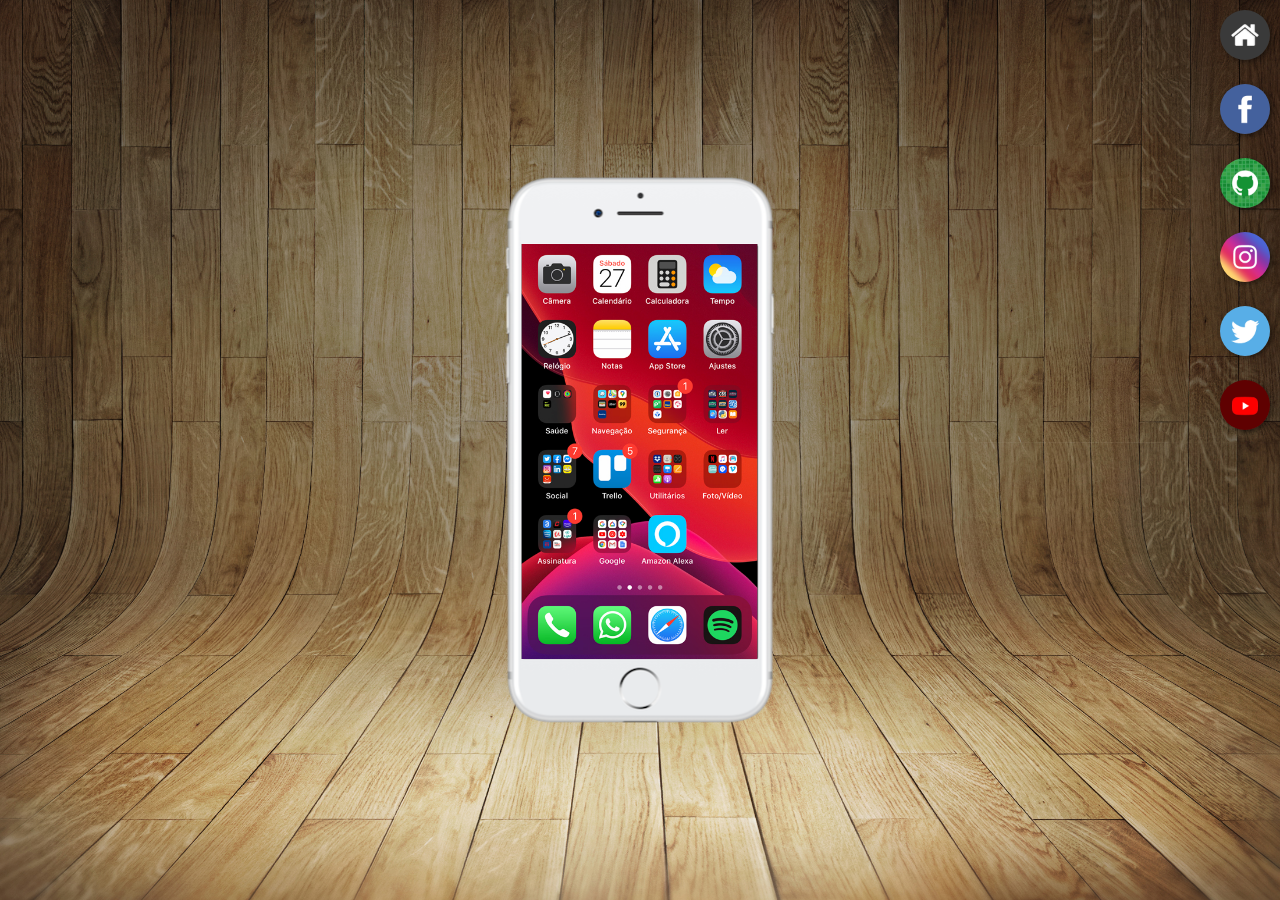
<file: index.html>
<!DOCTYPE html>
<html lang="pt-br">
<head>
    <meta charset="UTF-8">
    <meta http-equiv="X-UA-Compatible" content="IE=edge">
    <meta name="viewport" content="width=device-width, initial-scale=1.0">
    <link rel="shortcut icon" href="favicon.ico" type="image/x-icon">
    <title>Projeto redes sociais</title>
    <link rel="stylesheet" href="style/style.css">
</head>
<body>
    <main>
        <section id="telefone">
            <iframe src="home.html" name="tela" id="tela" frameborder="0"></iframe>
        </section>
        <section id="redes-sociais">
            <a href="home.html" target="tela"><img src="imagens/logo-home.jpg" alt=""></a><br>
            <a href="facebook.html" target="tela"><img src="imagens/logo-facebook.jpg" alt=""></a><br>
            <a href="github.html" target="tela"><img src="imagens/logo-github.jpg" alt=""></a><br>
            <a href="instagram.html" target="tela"><img src="imagens/logo-instagram.jpg" alt=""></a><br>
            <a href="twitter.html" target="tela"><img src="imagens/logo-twitter.jpg" alt=""></a><br>
            <a href="youtube.html" target="tela"><img src="imagens/logo-youtube.jpg" alt=""></a>
        </section>
    </main>

</body>
</html>
</file>
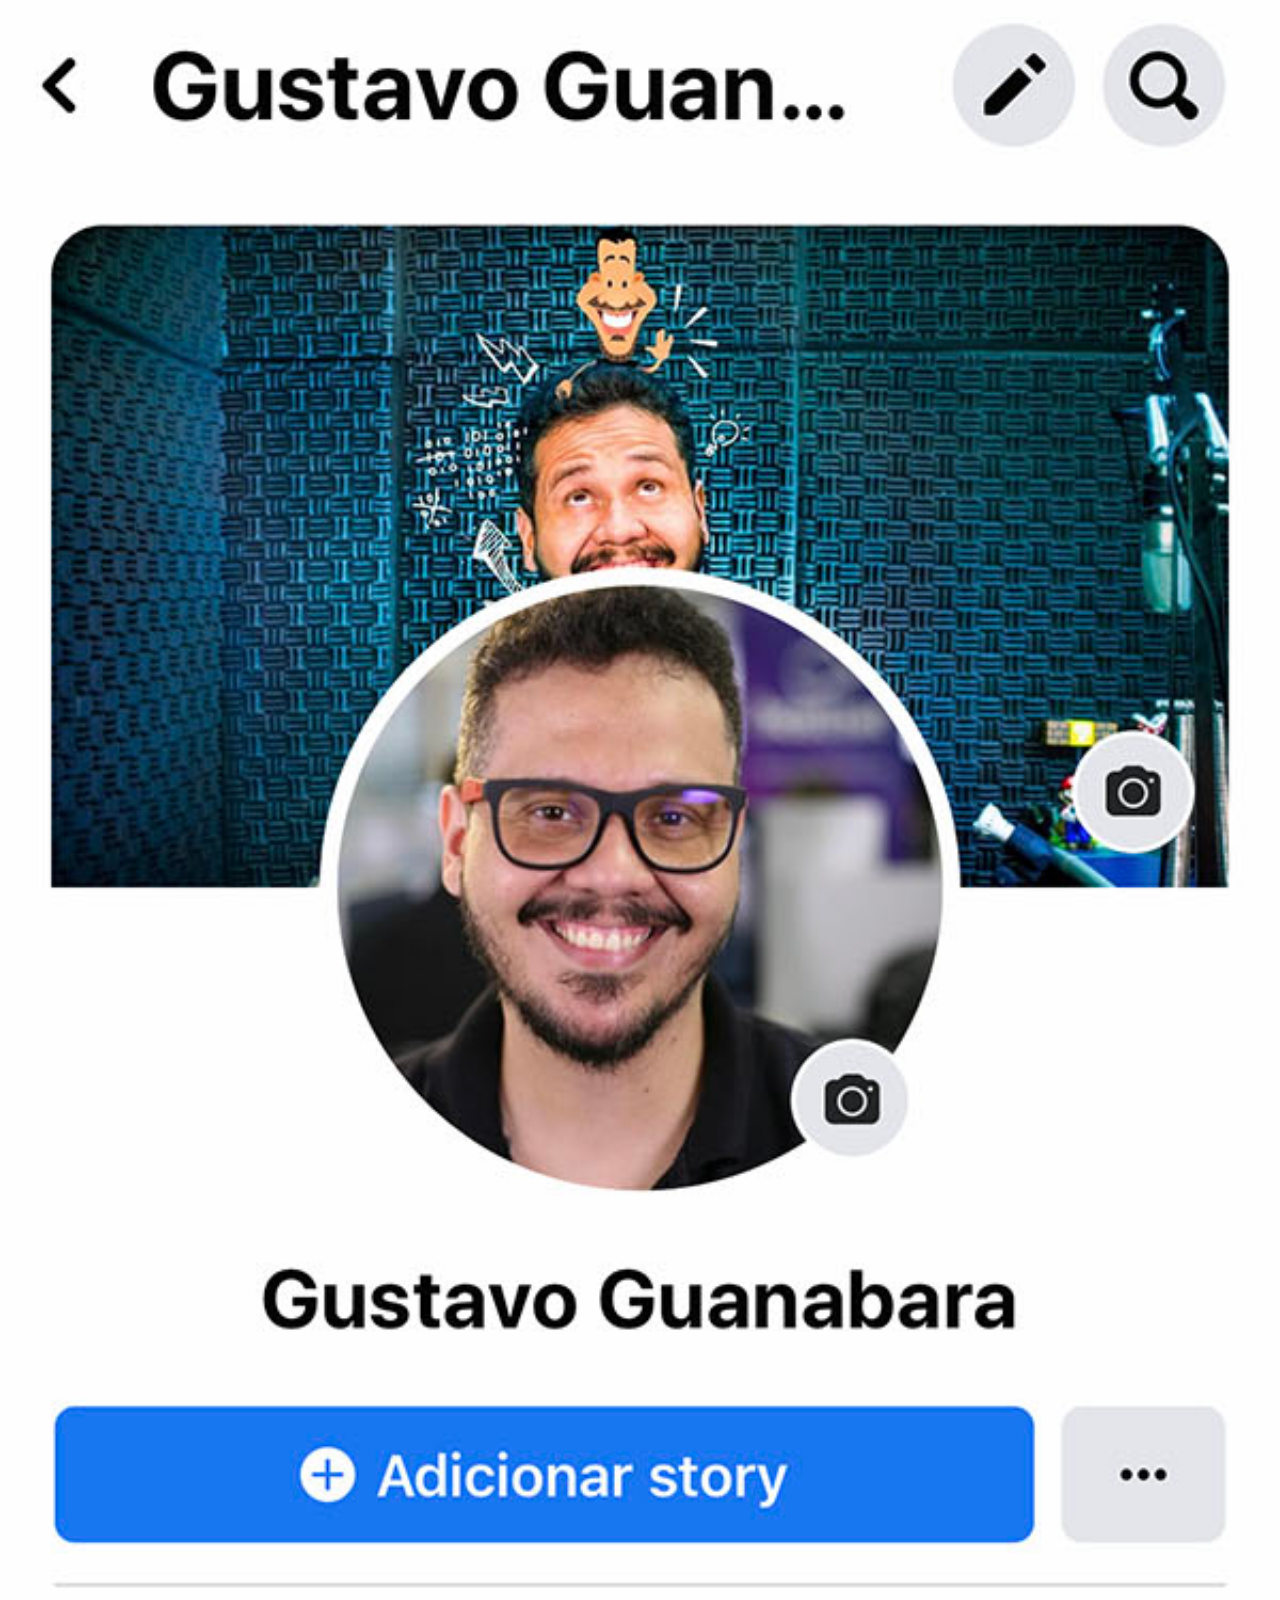
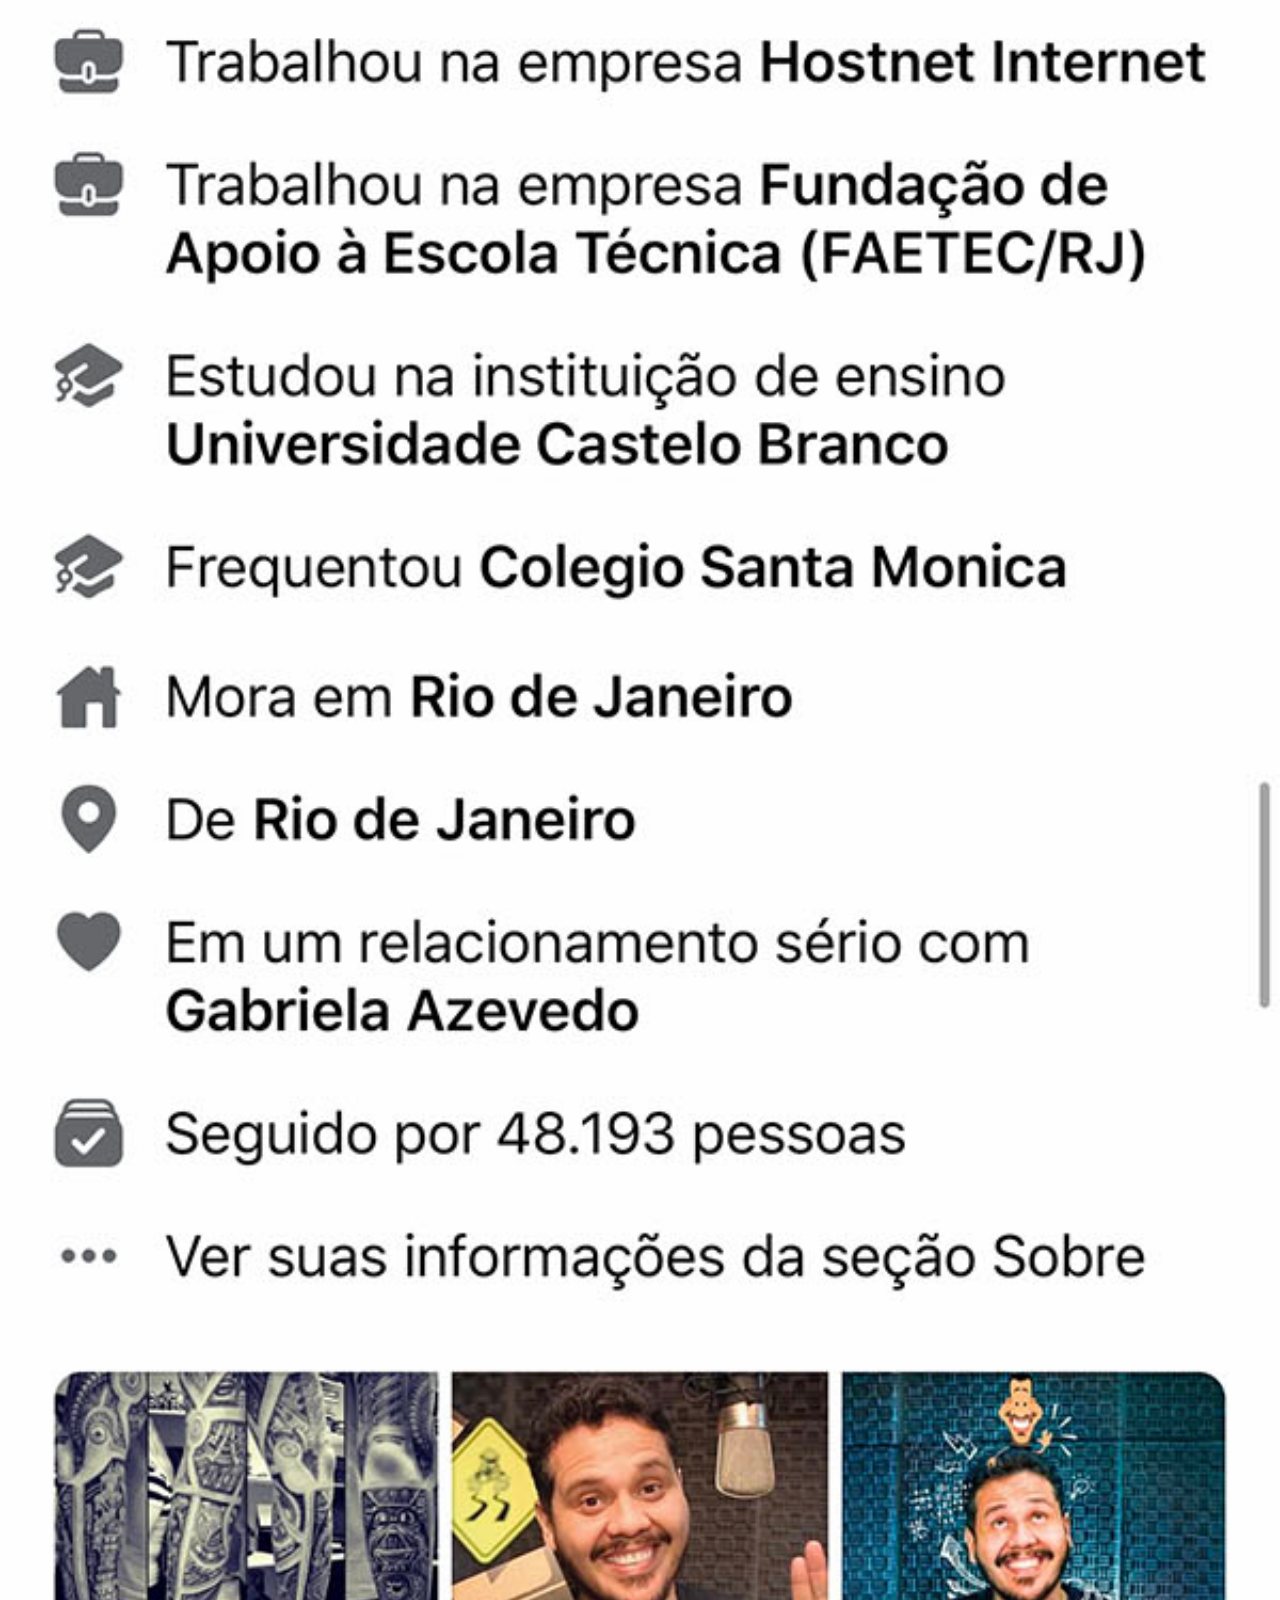
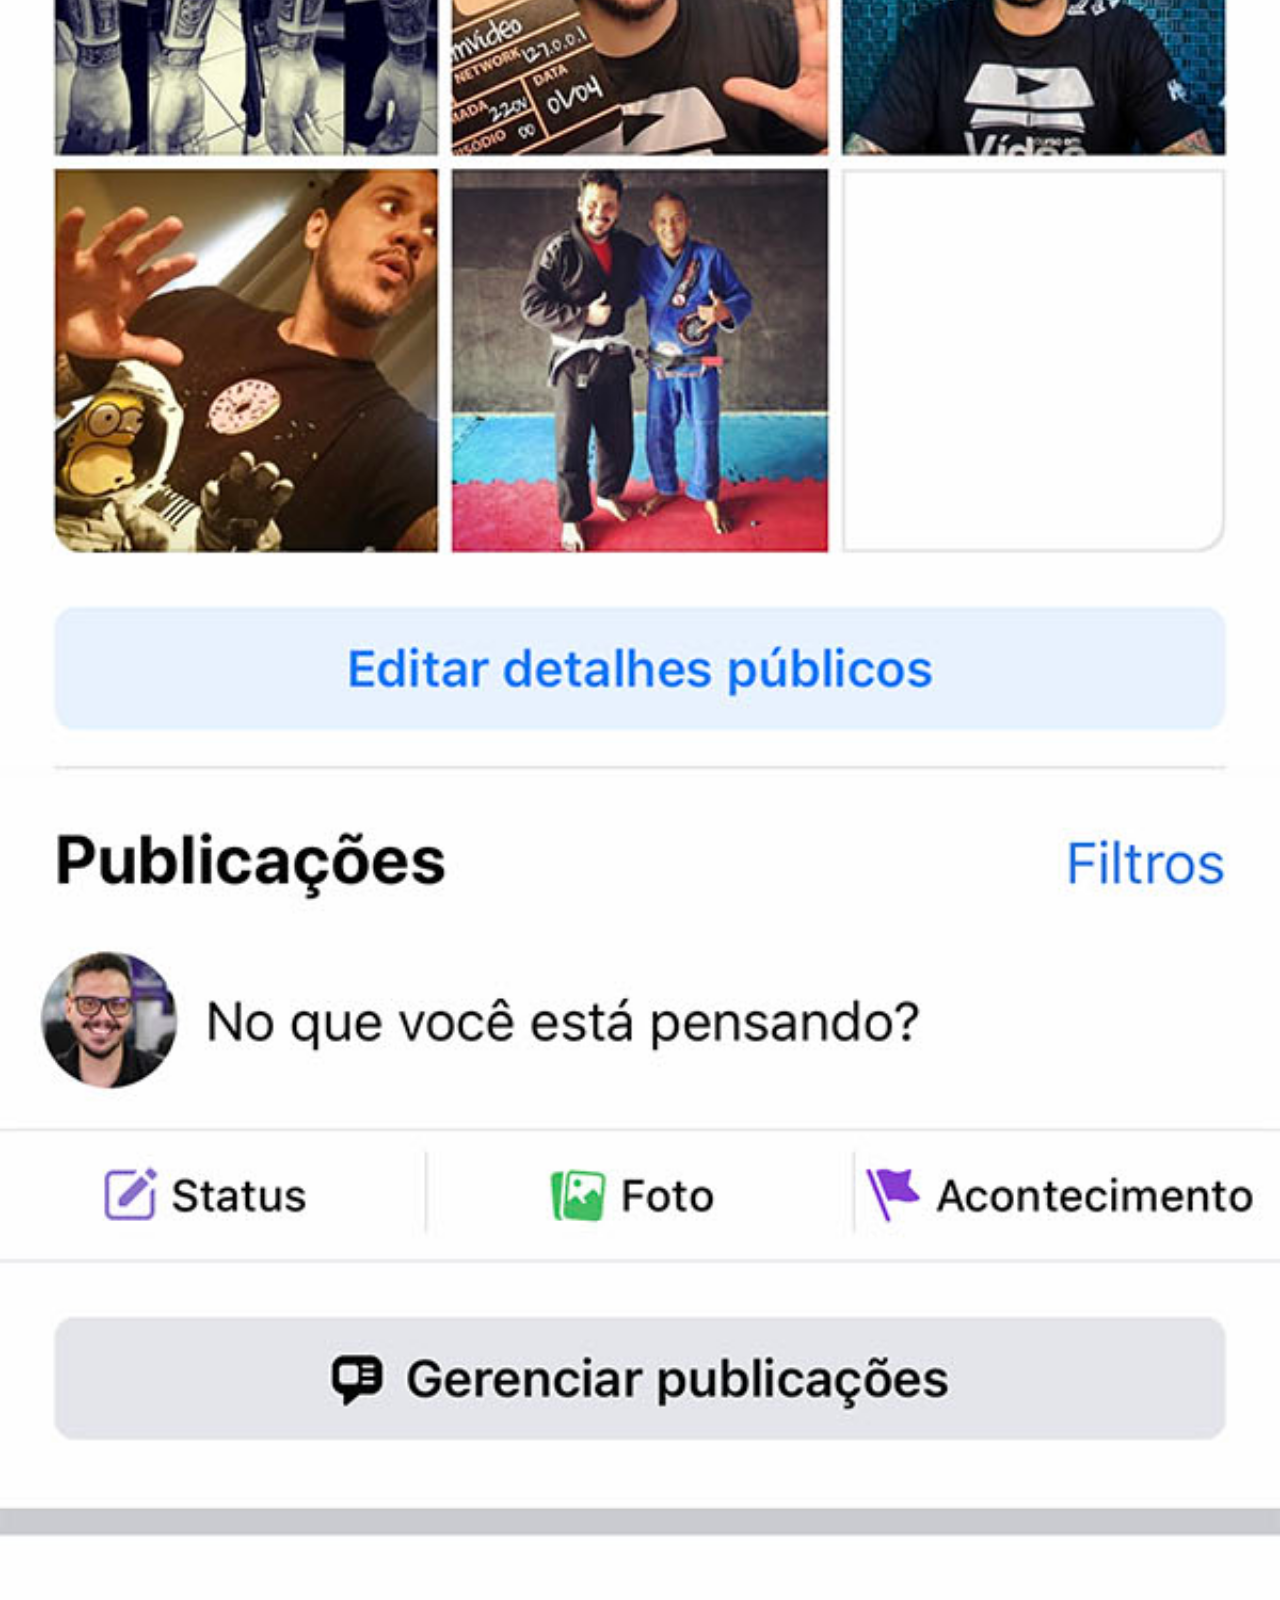
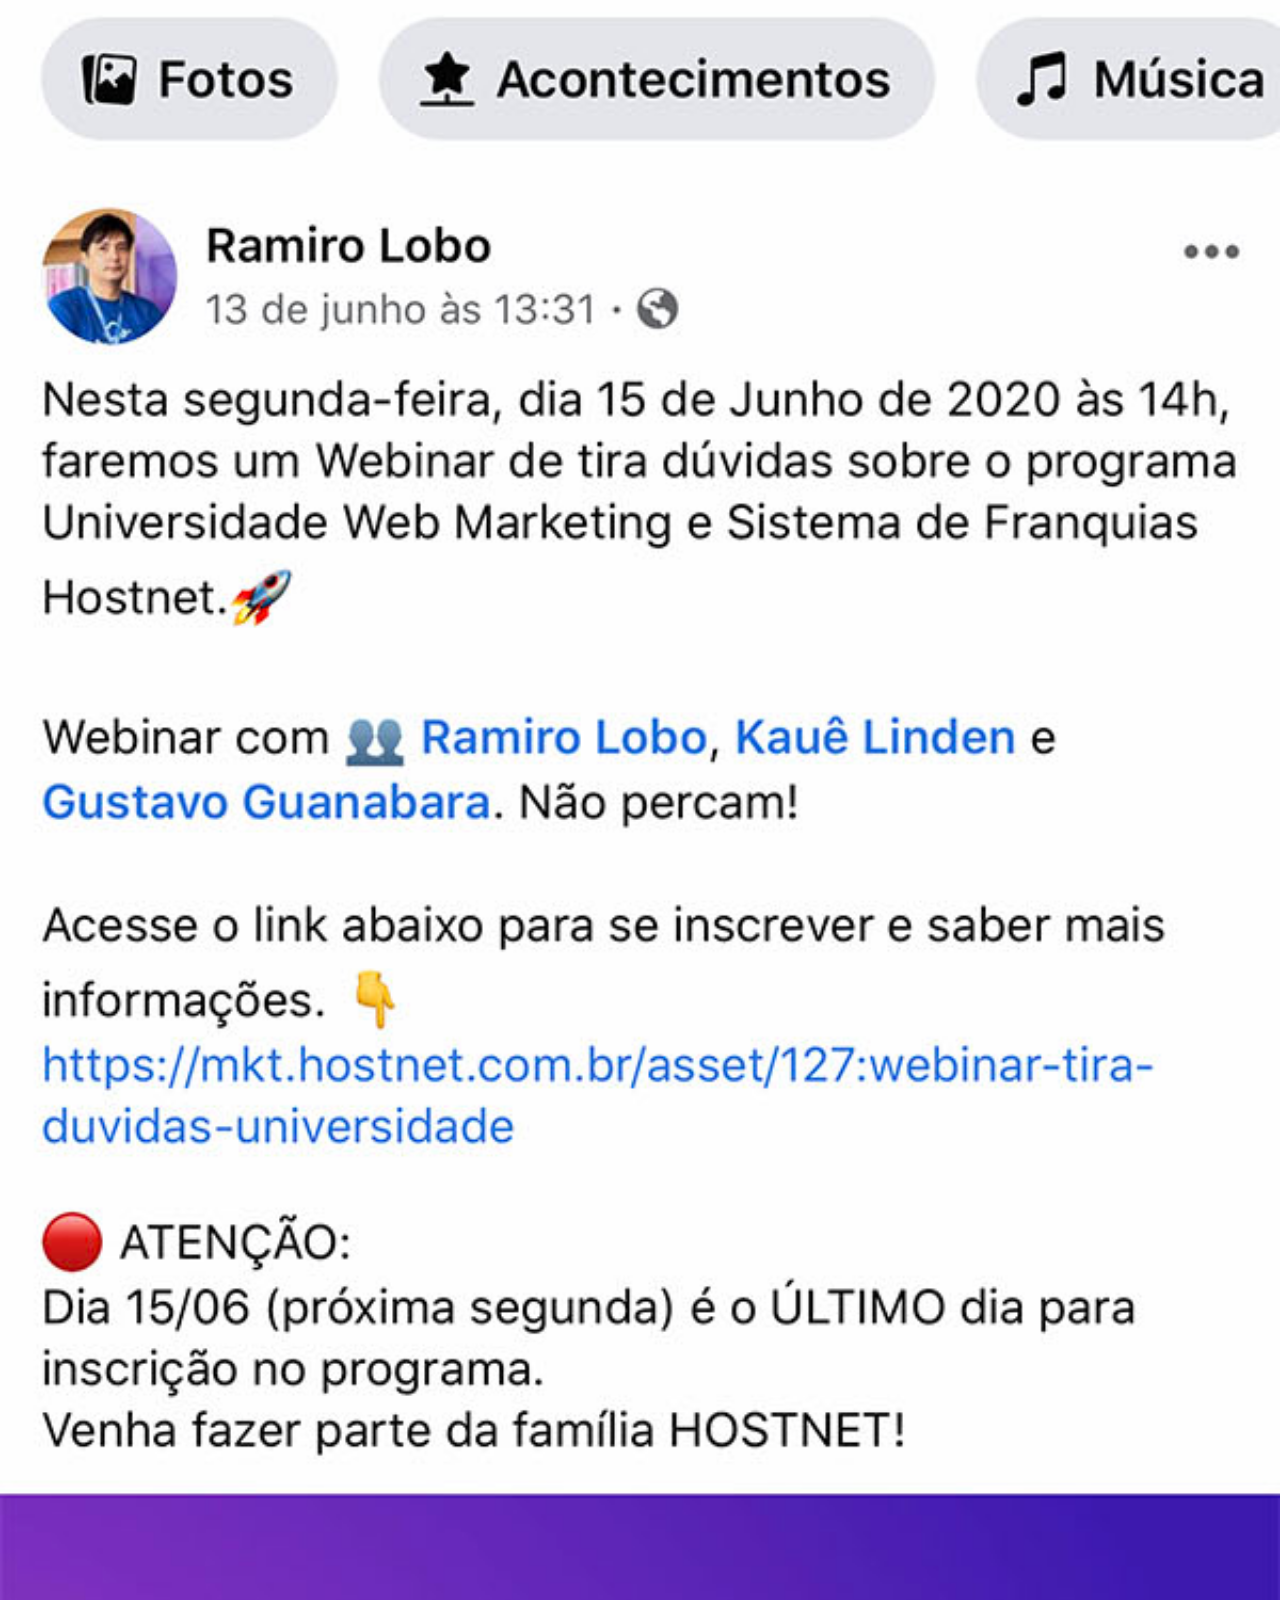
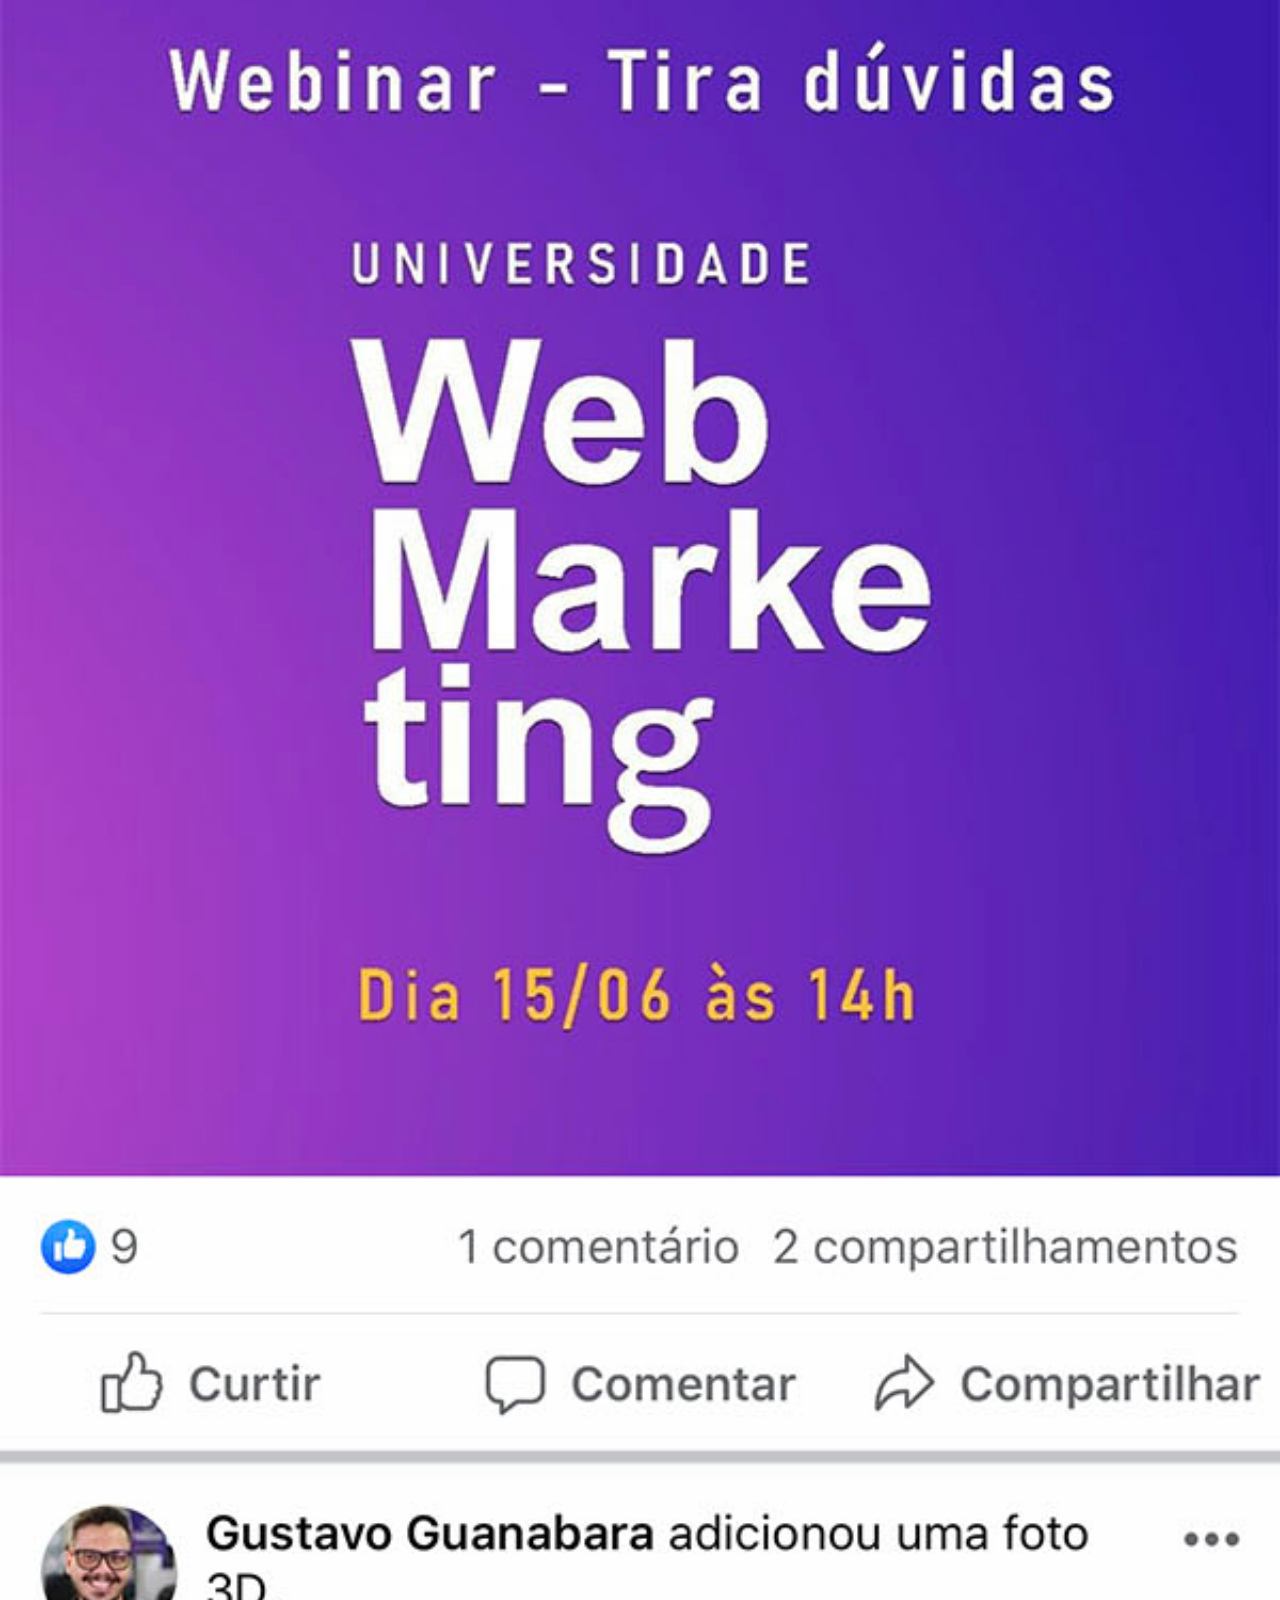
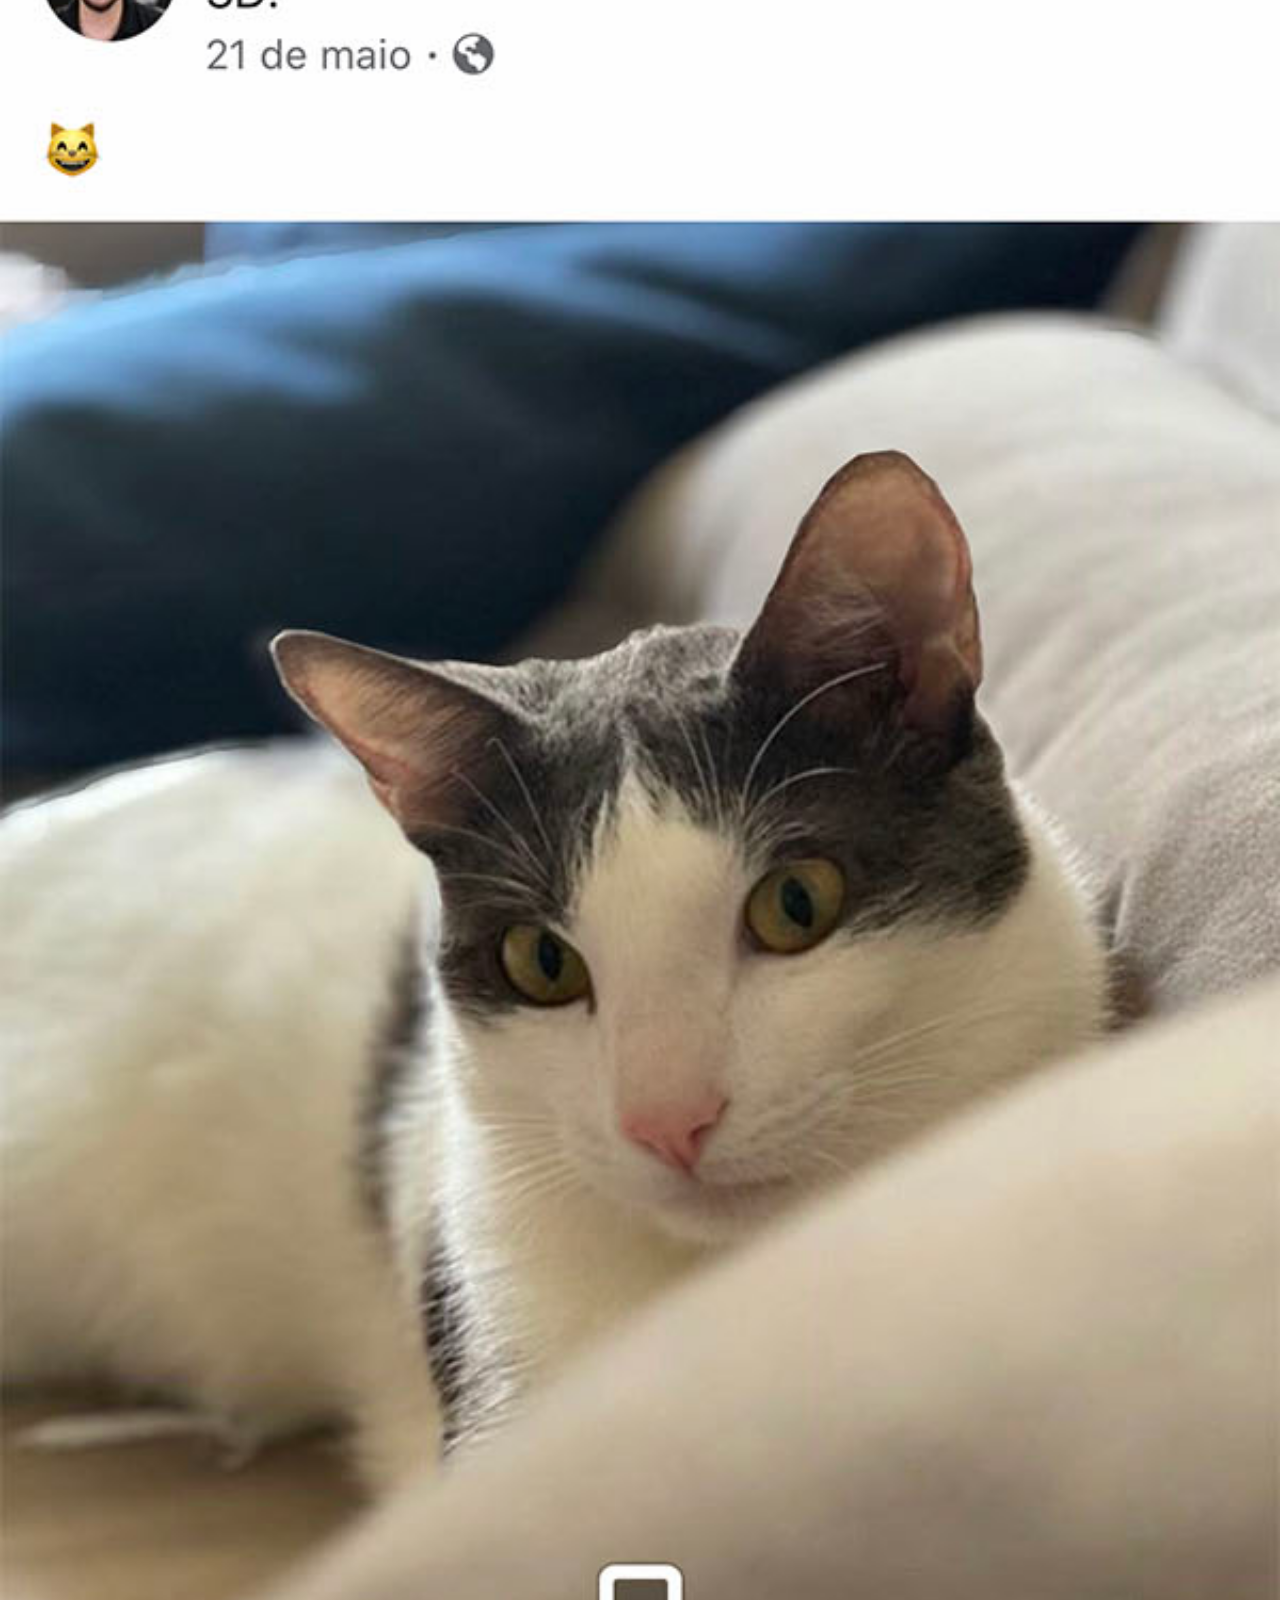
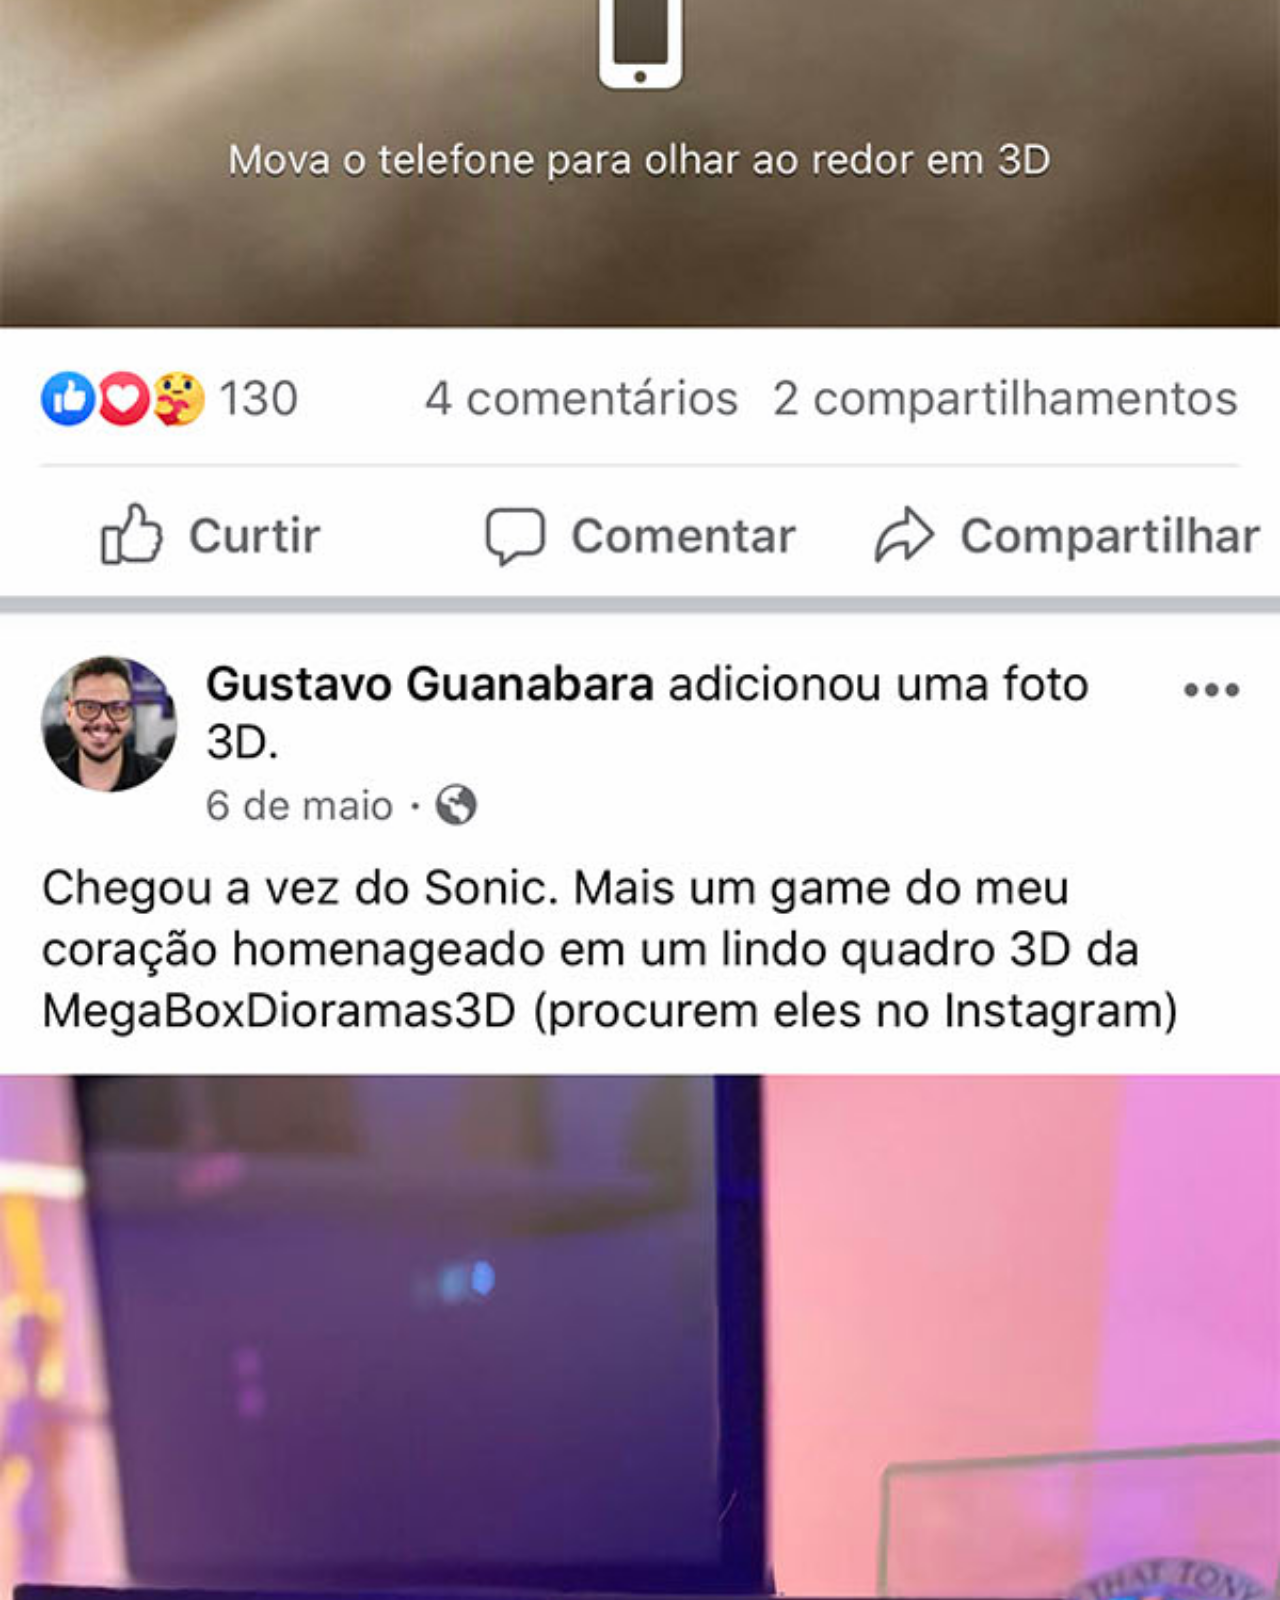
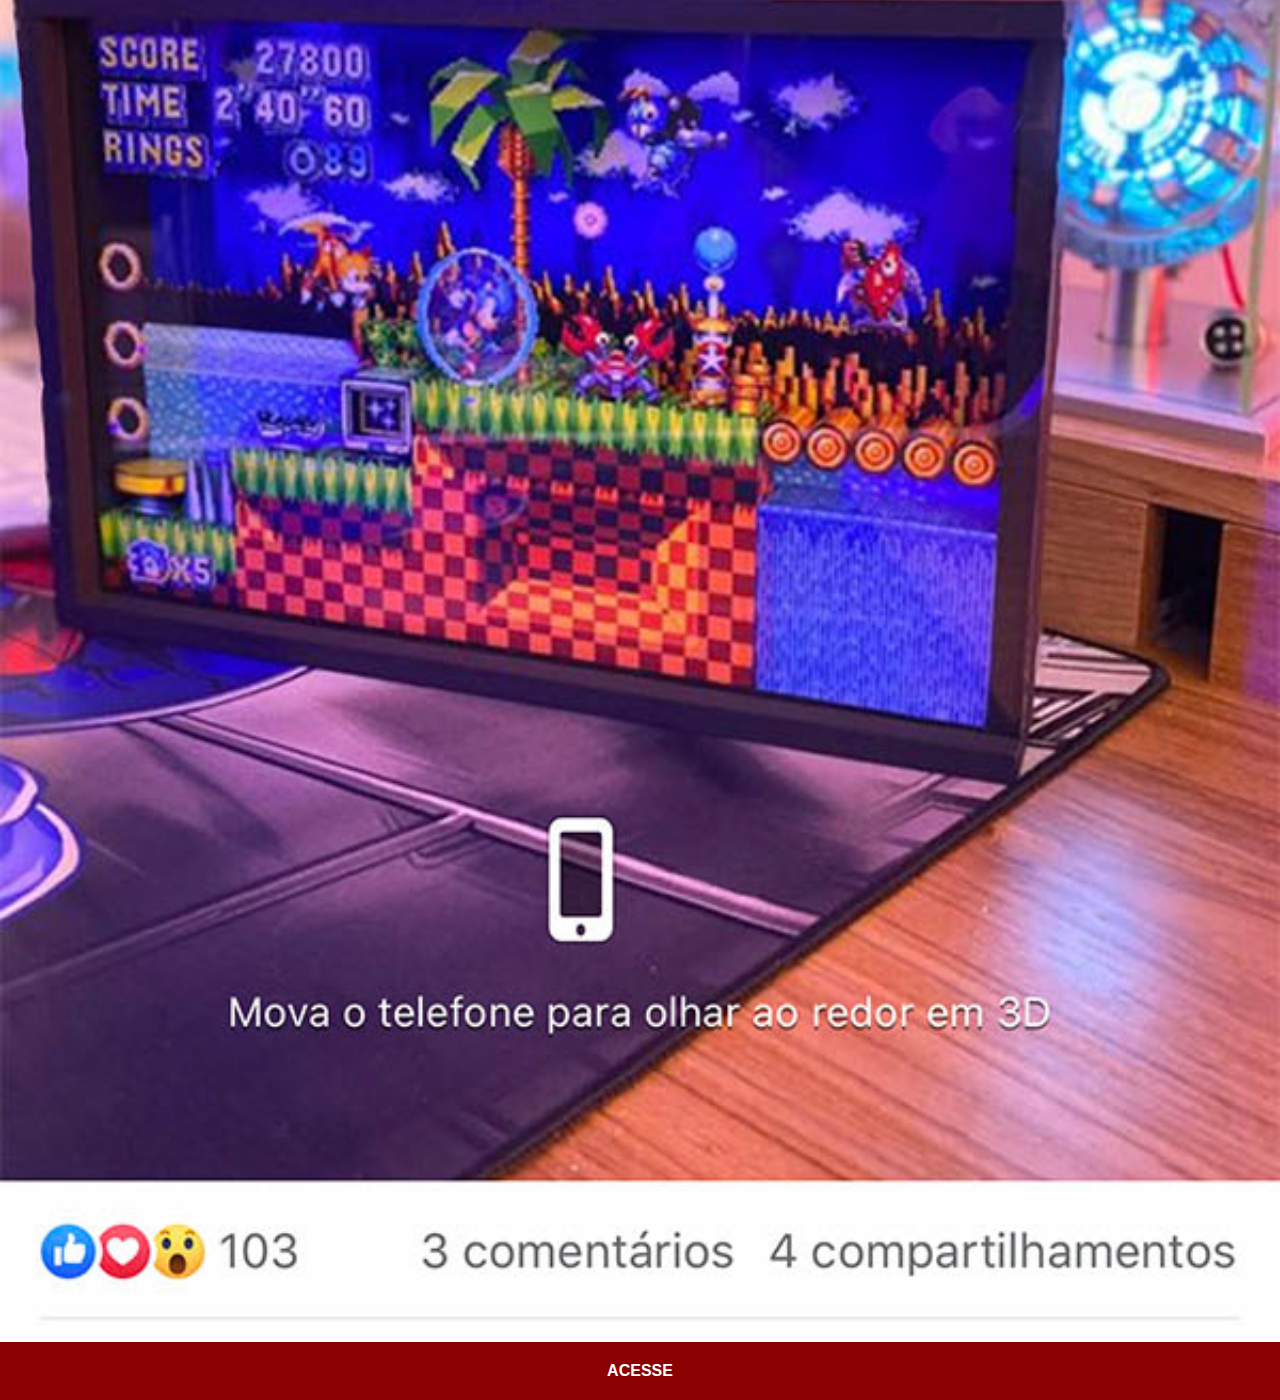
<file: facebook.html>
<!DOCTYPE html>
<html lang="pt-br">
<head>
    <meta charset="UTF-8">
    <meta http-equiv="X-UA-Compatible" content="IE=edge">
    <meta name="viewport" content="width=device-width, initial-scale=1.0">
    <title>Document</title>
    <link rel="stylesheet" href="social/style.css">
   
</head>
<body>
    <img src="imagens/tela-facebook.jpg" alt="Facebook">
    <a href="https://www.facebook.com" target="_blank">ACESSE</a>
    
</body>
</html>
</file>
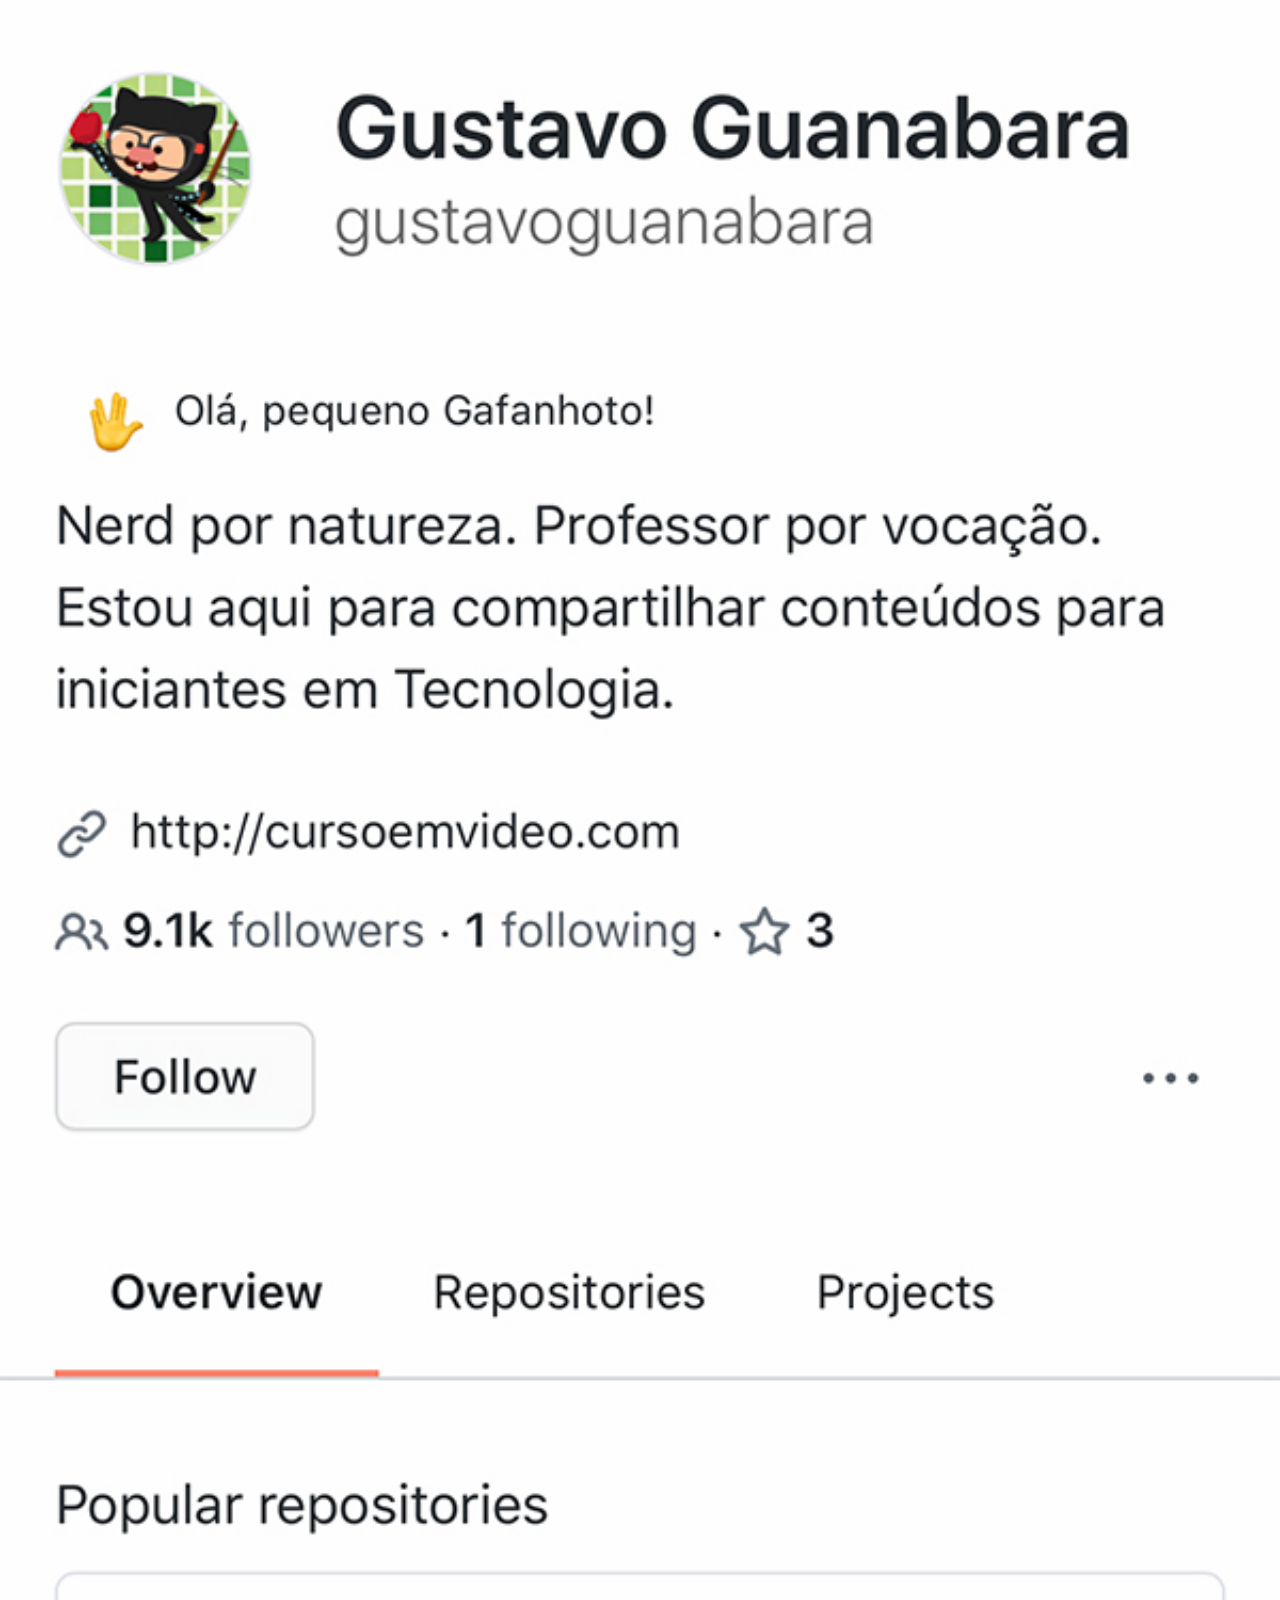
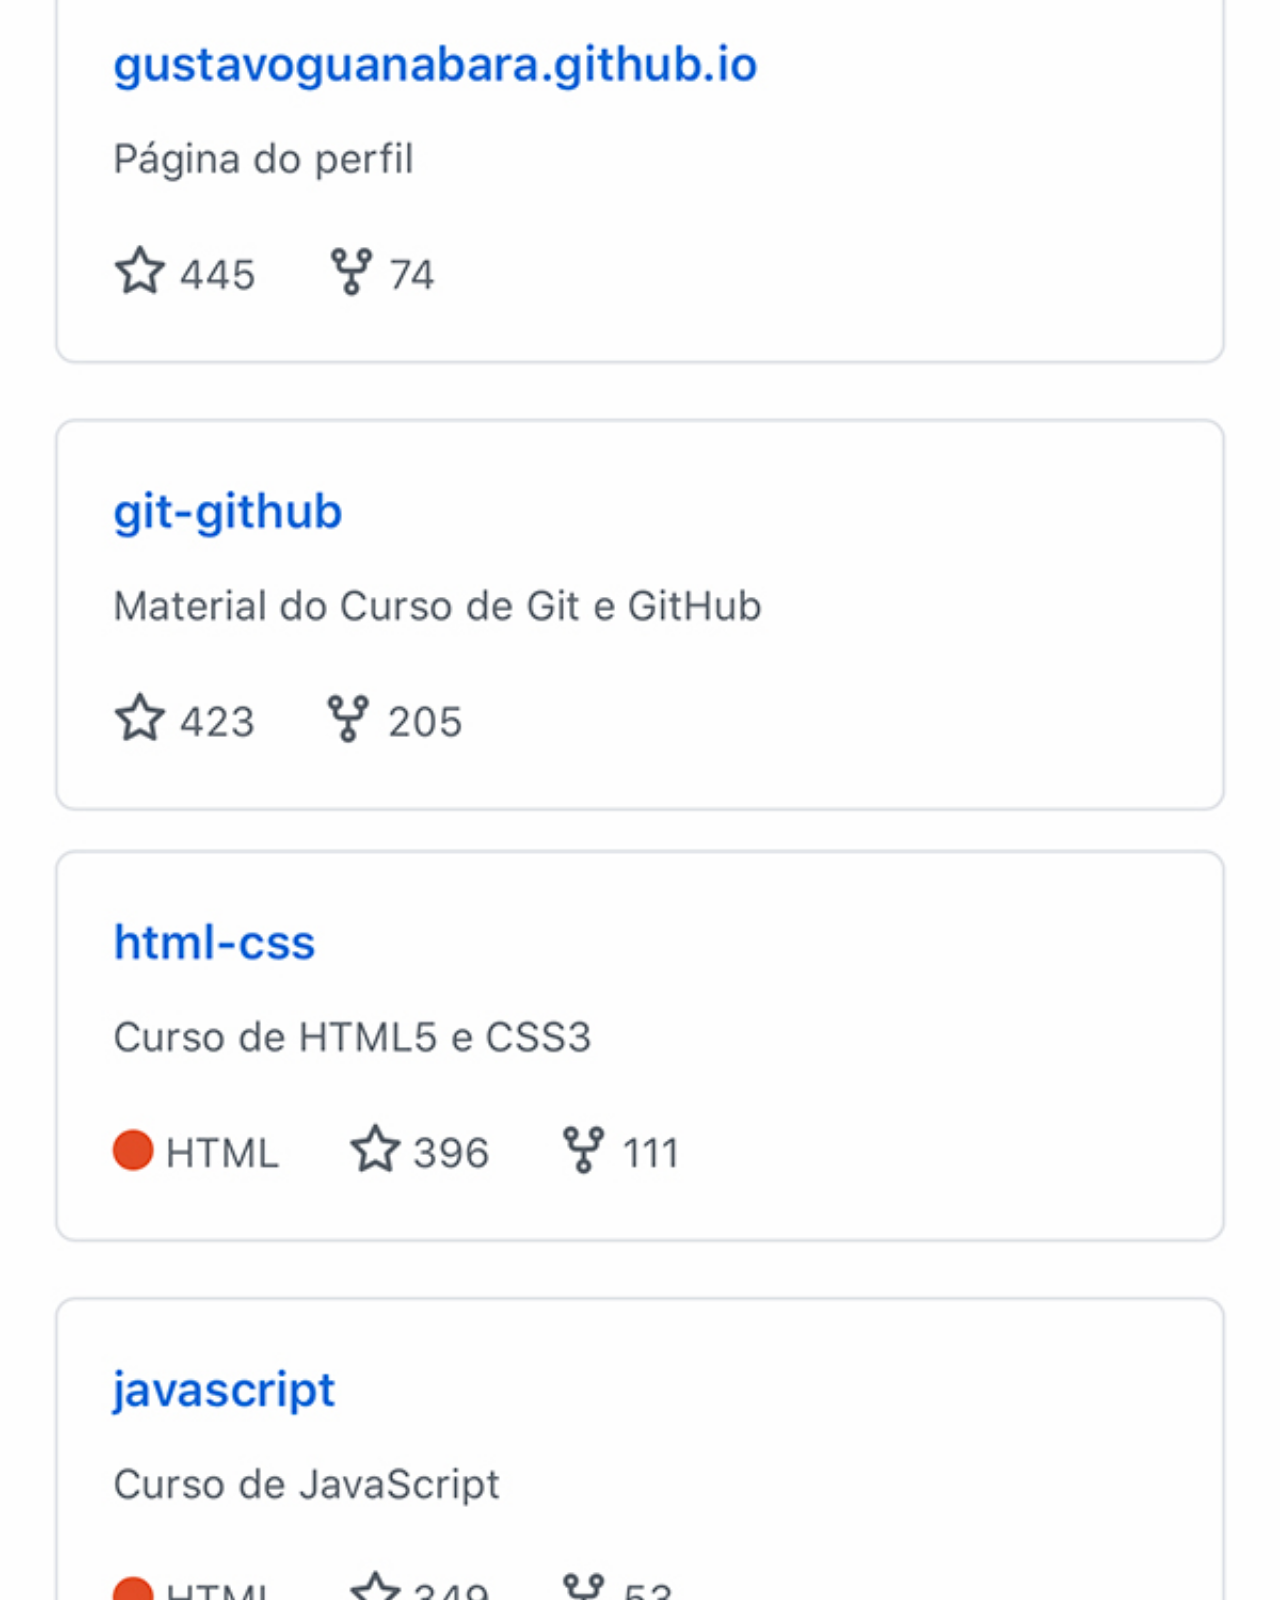
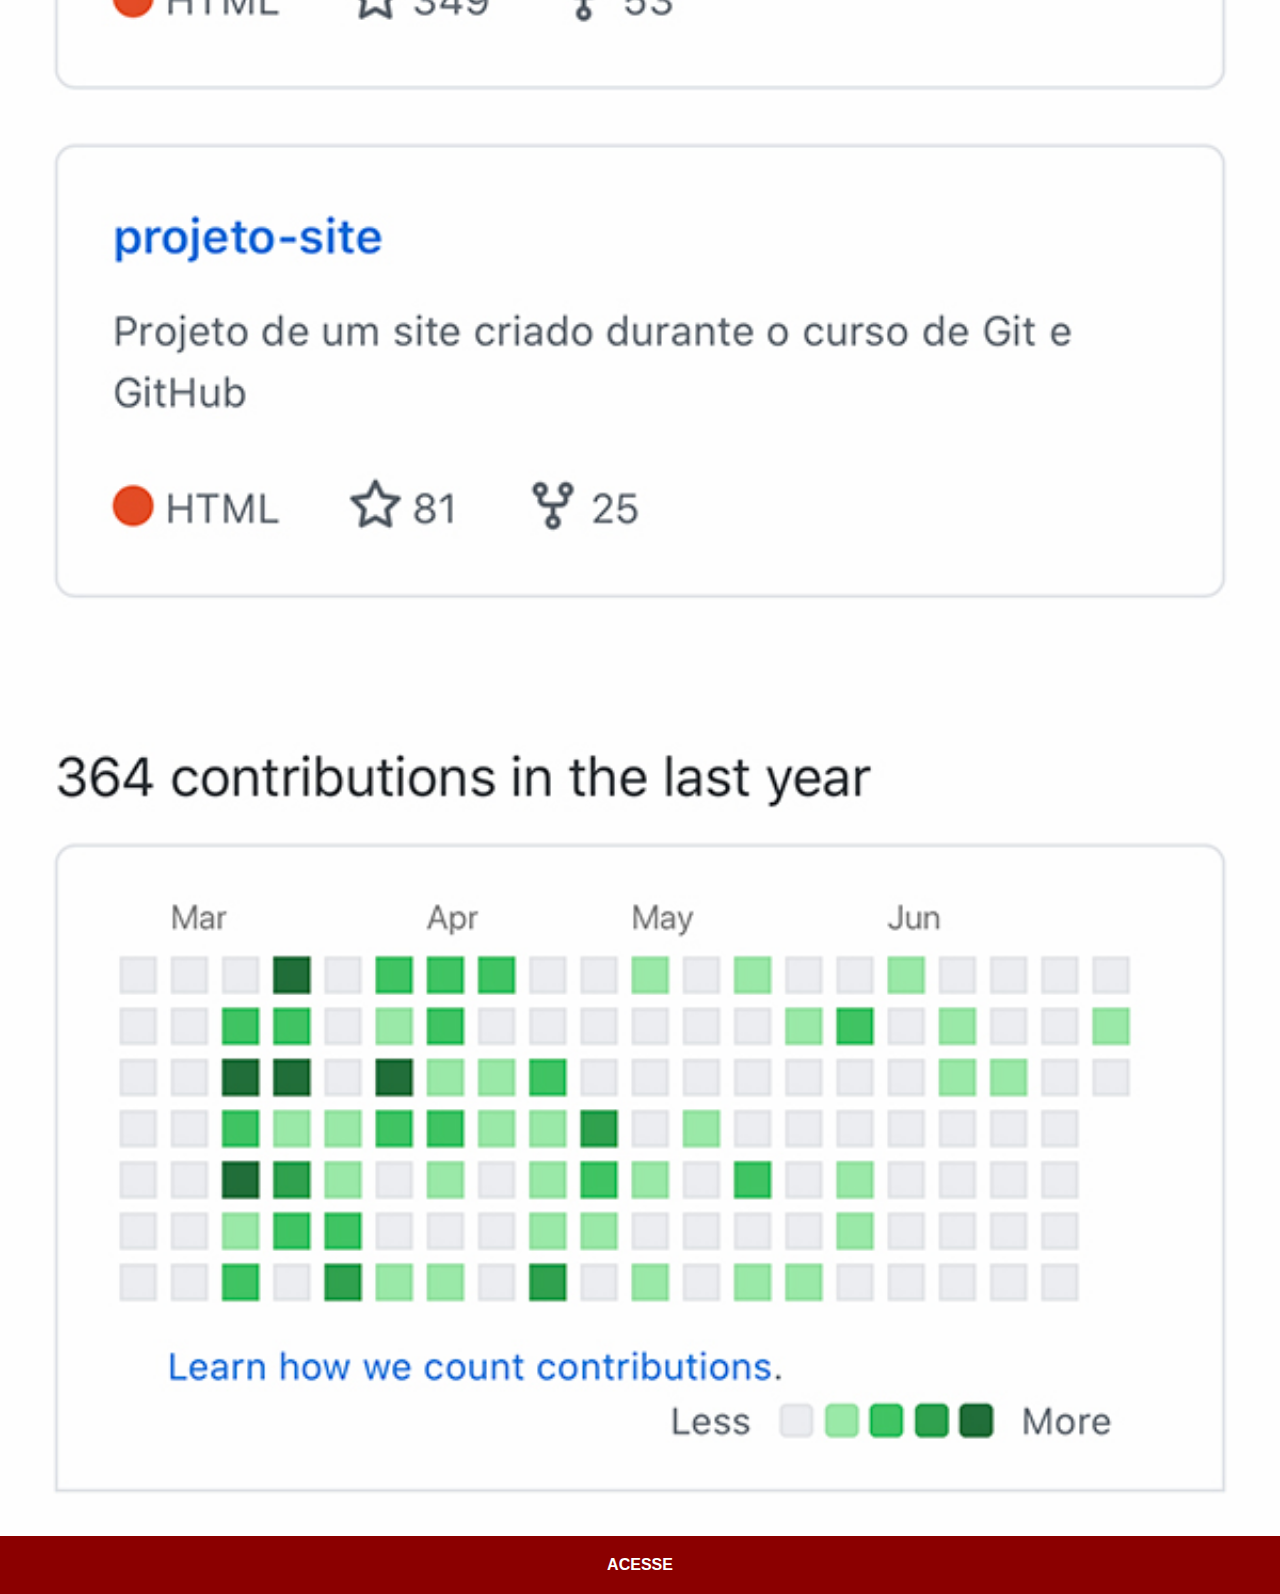
<file: github.html>
<!DOCTYPE html>
<html lang="pt-br">
<head>
    <meta charset="UTF-8">
    <meta http-equiv="X-UA-Compatible" content="IE=edge">
    <meta name="viewport" content="width=device-width, initial-scale=1.0">
    <title>Document</title>
    <link rel="stylesheet" href="social/style.css">
</head>
<body>
    <img src="imagens/tela-github.jpg" alt="GitHub">
    <a href="https://www.github.io" target="_blank">ACESSE</a>
    
</body>
</html>
</file>
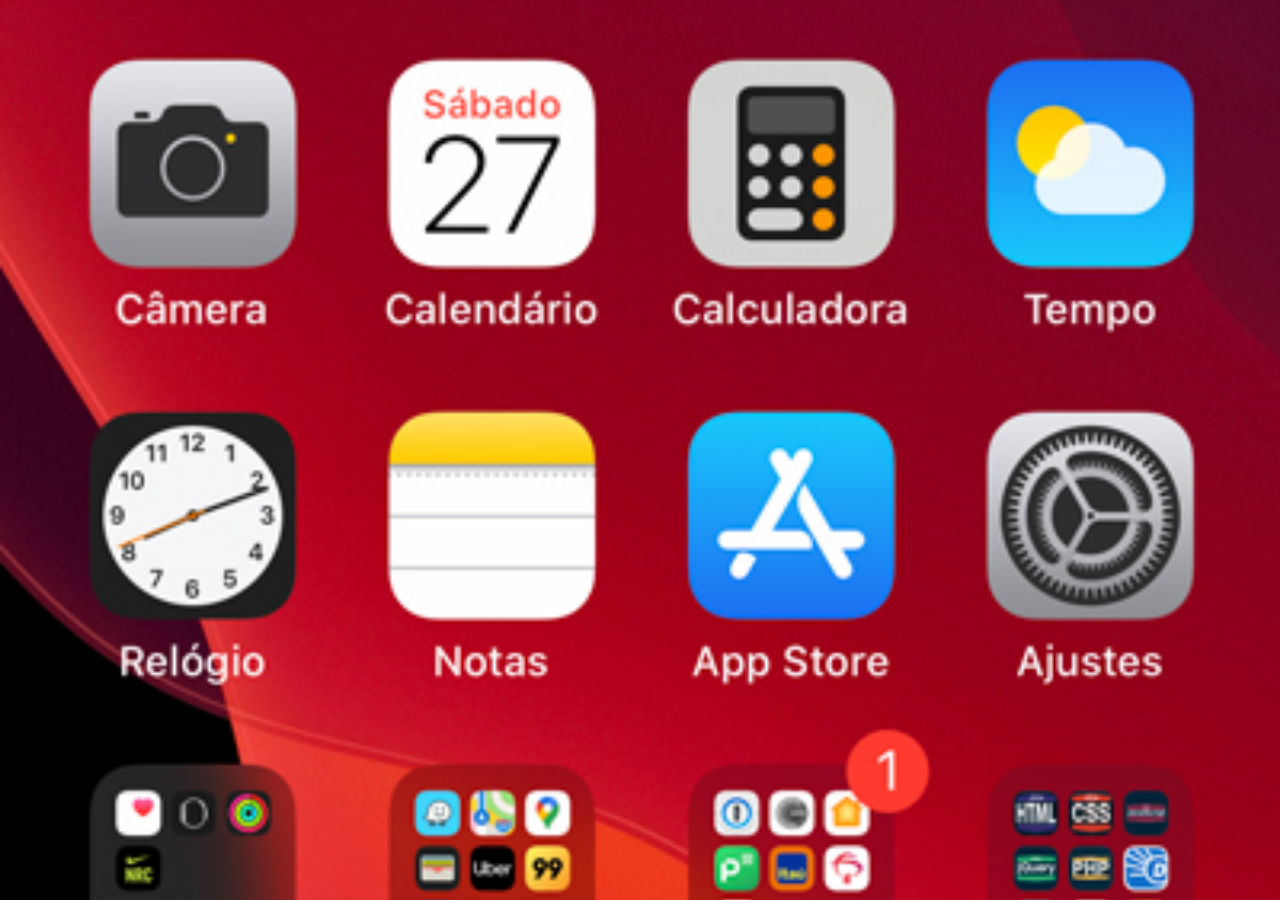
<file: home.html>
<!DOCTYPE html>
<html lang="pt-br">
<head>
    <meta charset="UTF-8">
    <meta http-equiv="X-UA-Compatible" content="IE=edge">
    <meta name="viewport" content="width=device-width, initial-scale=1.0">
    <title>Document</title>
    <style>
        * {
            margin: 0px;
            padding: 0px;
        }

        body {
            height: 100vh;
            width: 100vw;
            background: black url(imagens/tela-home.jpg) no-repeat;
            background-size: cover;
        }
    </style>
</head>
<body>
    
</body>
</html>
</file>
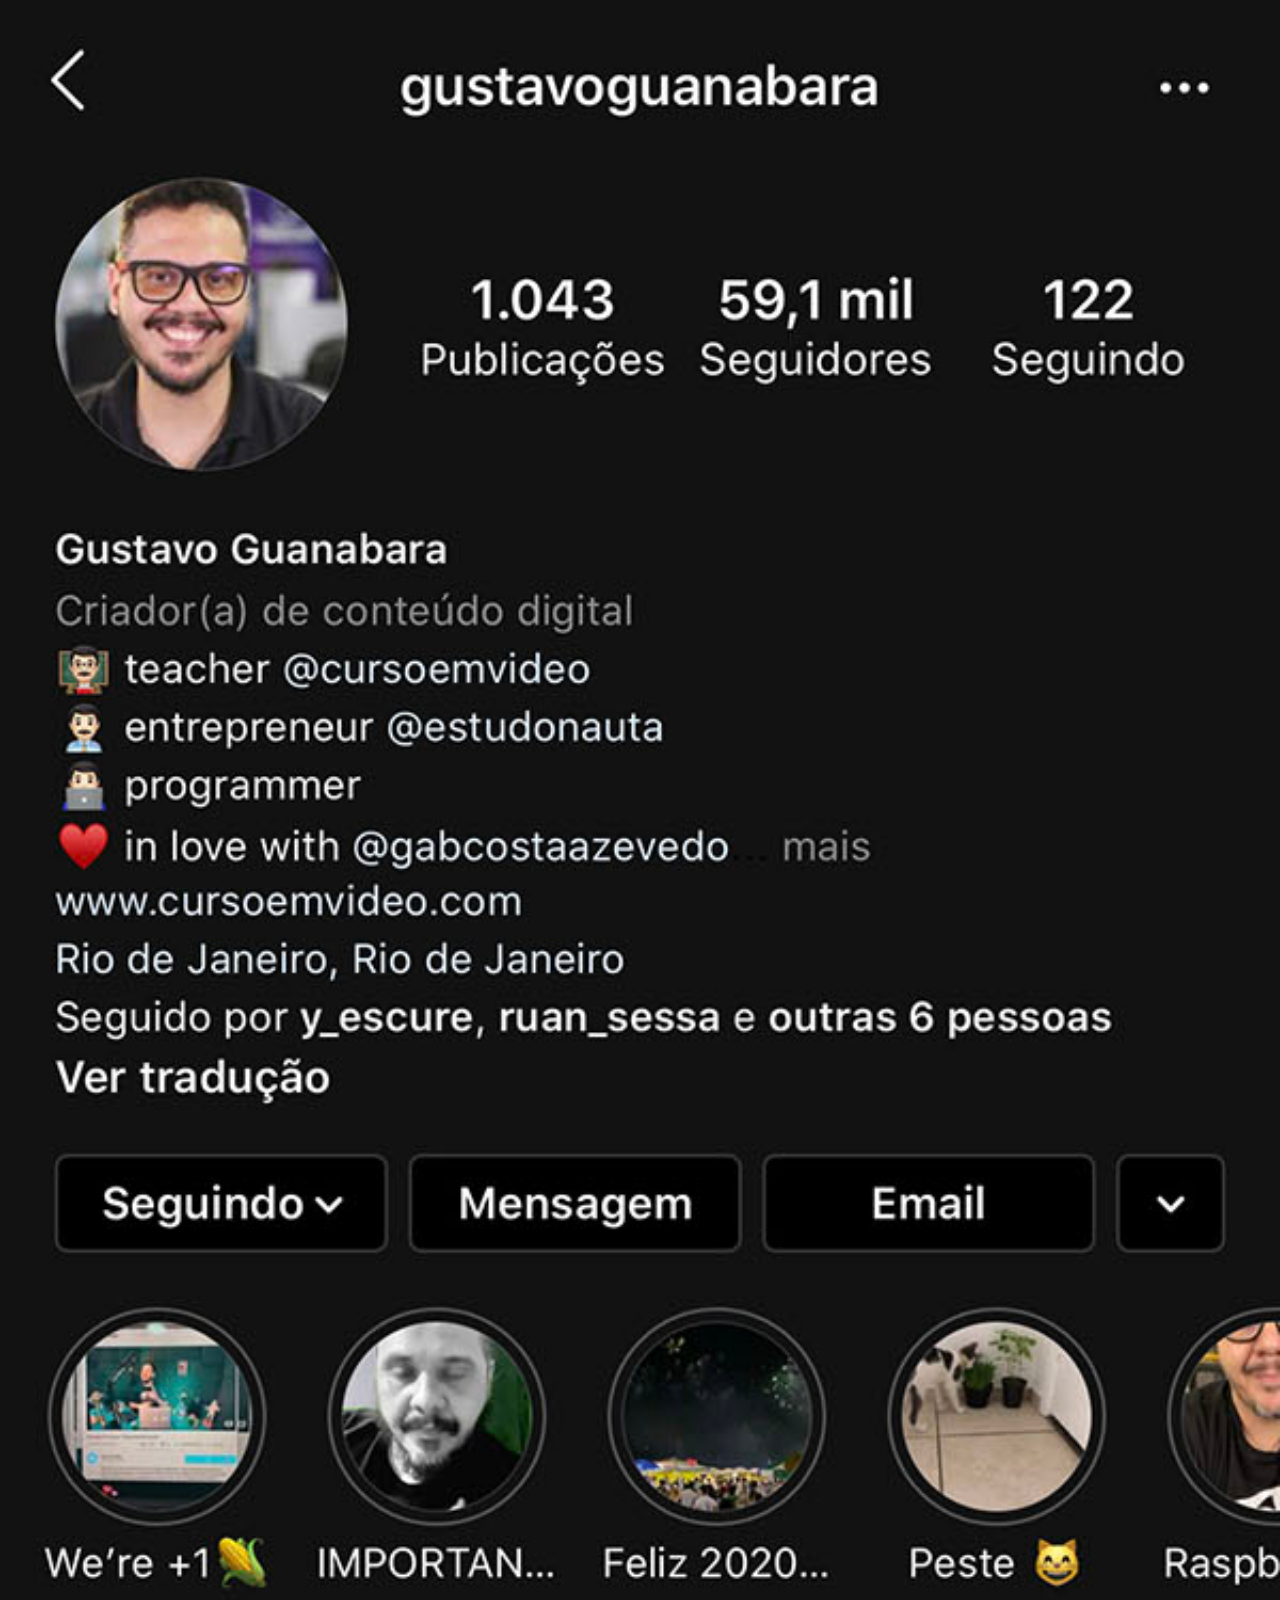
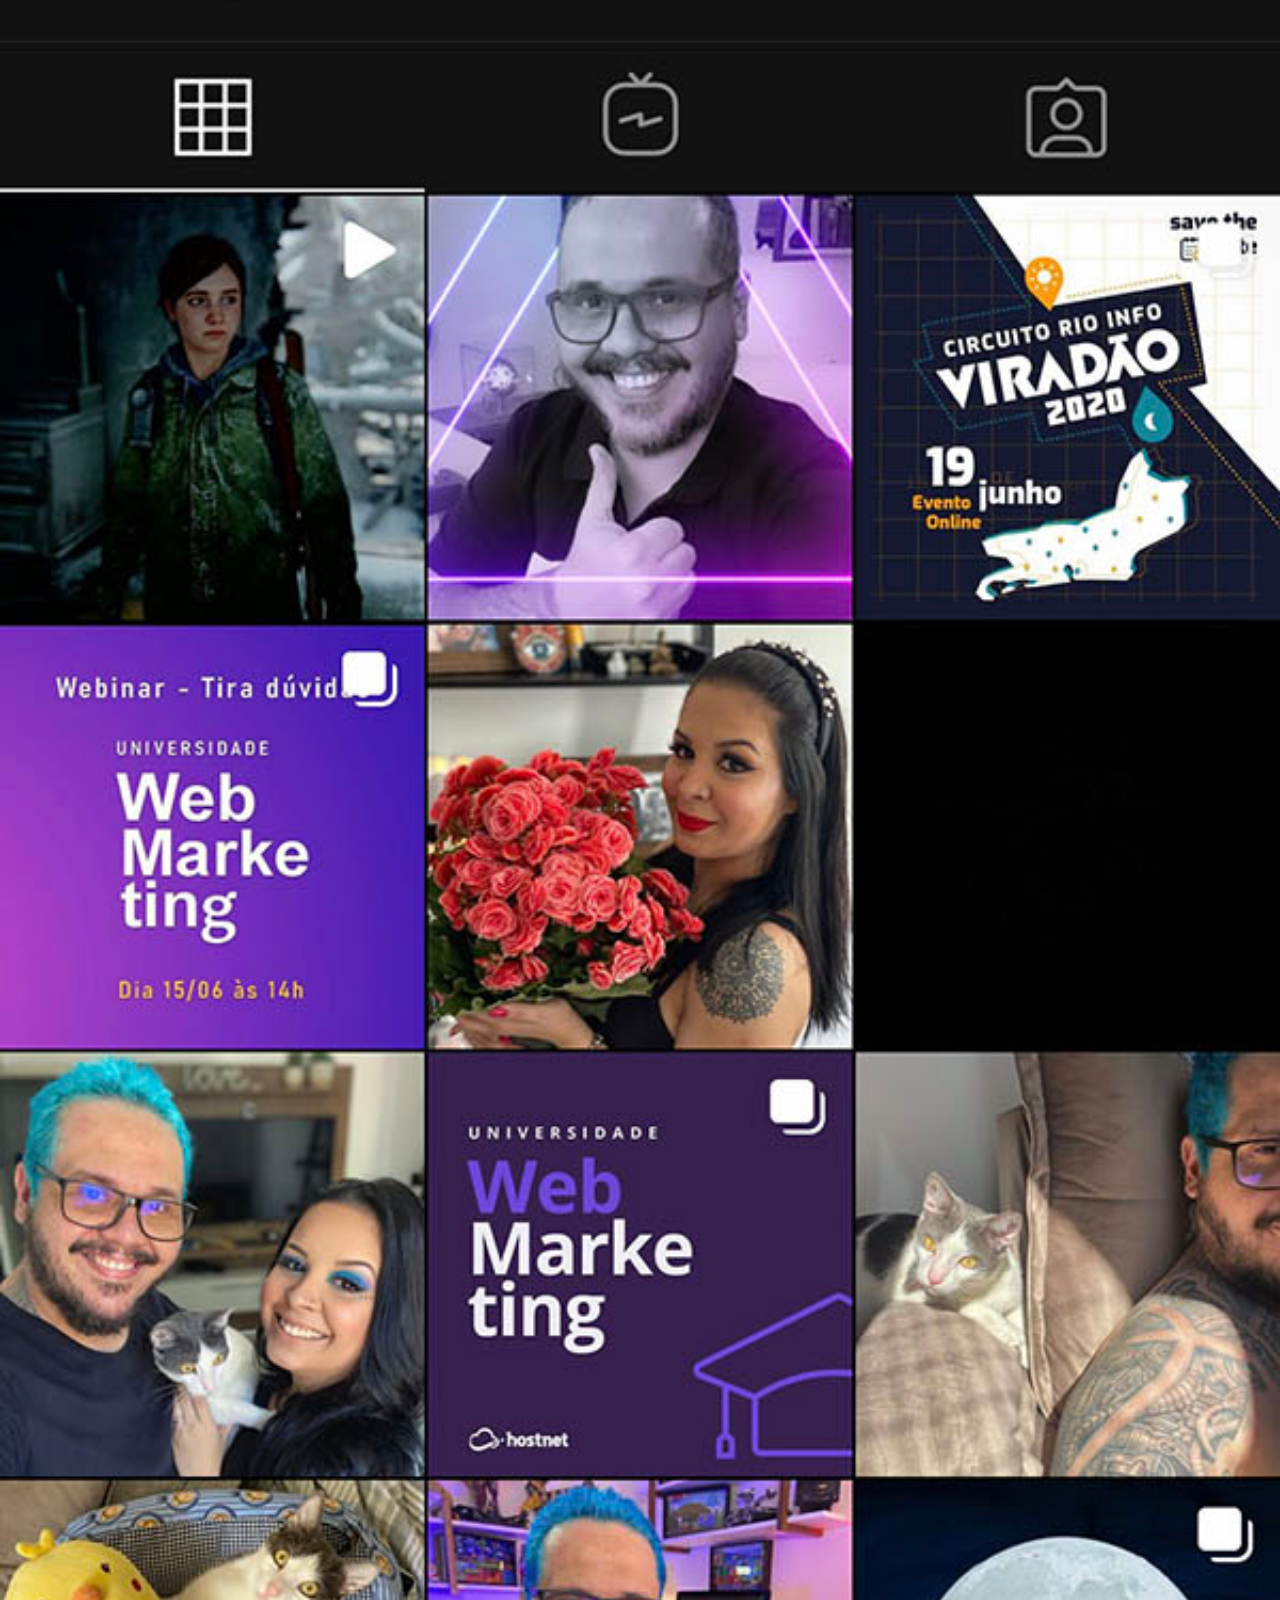
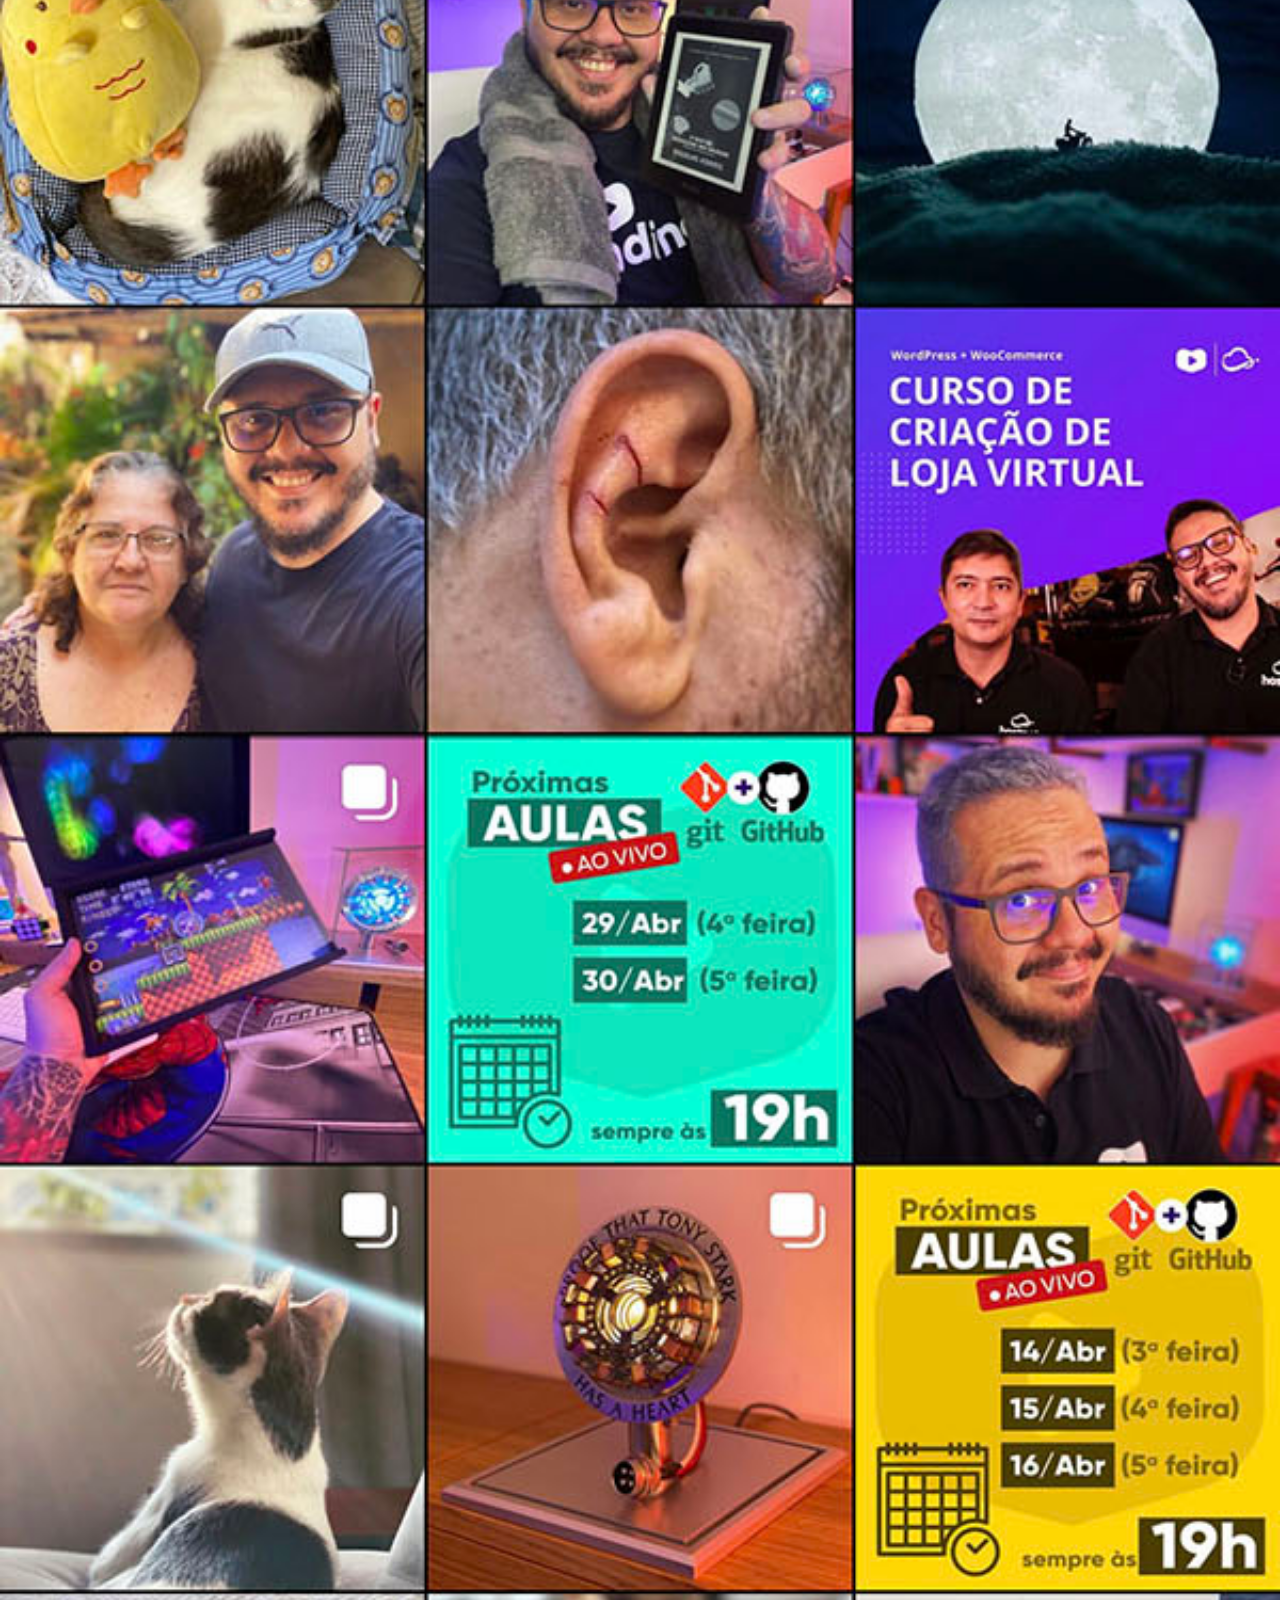
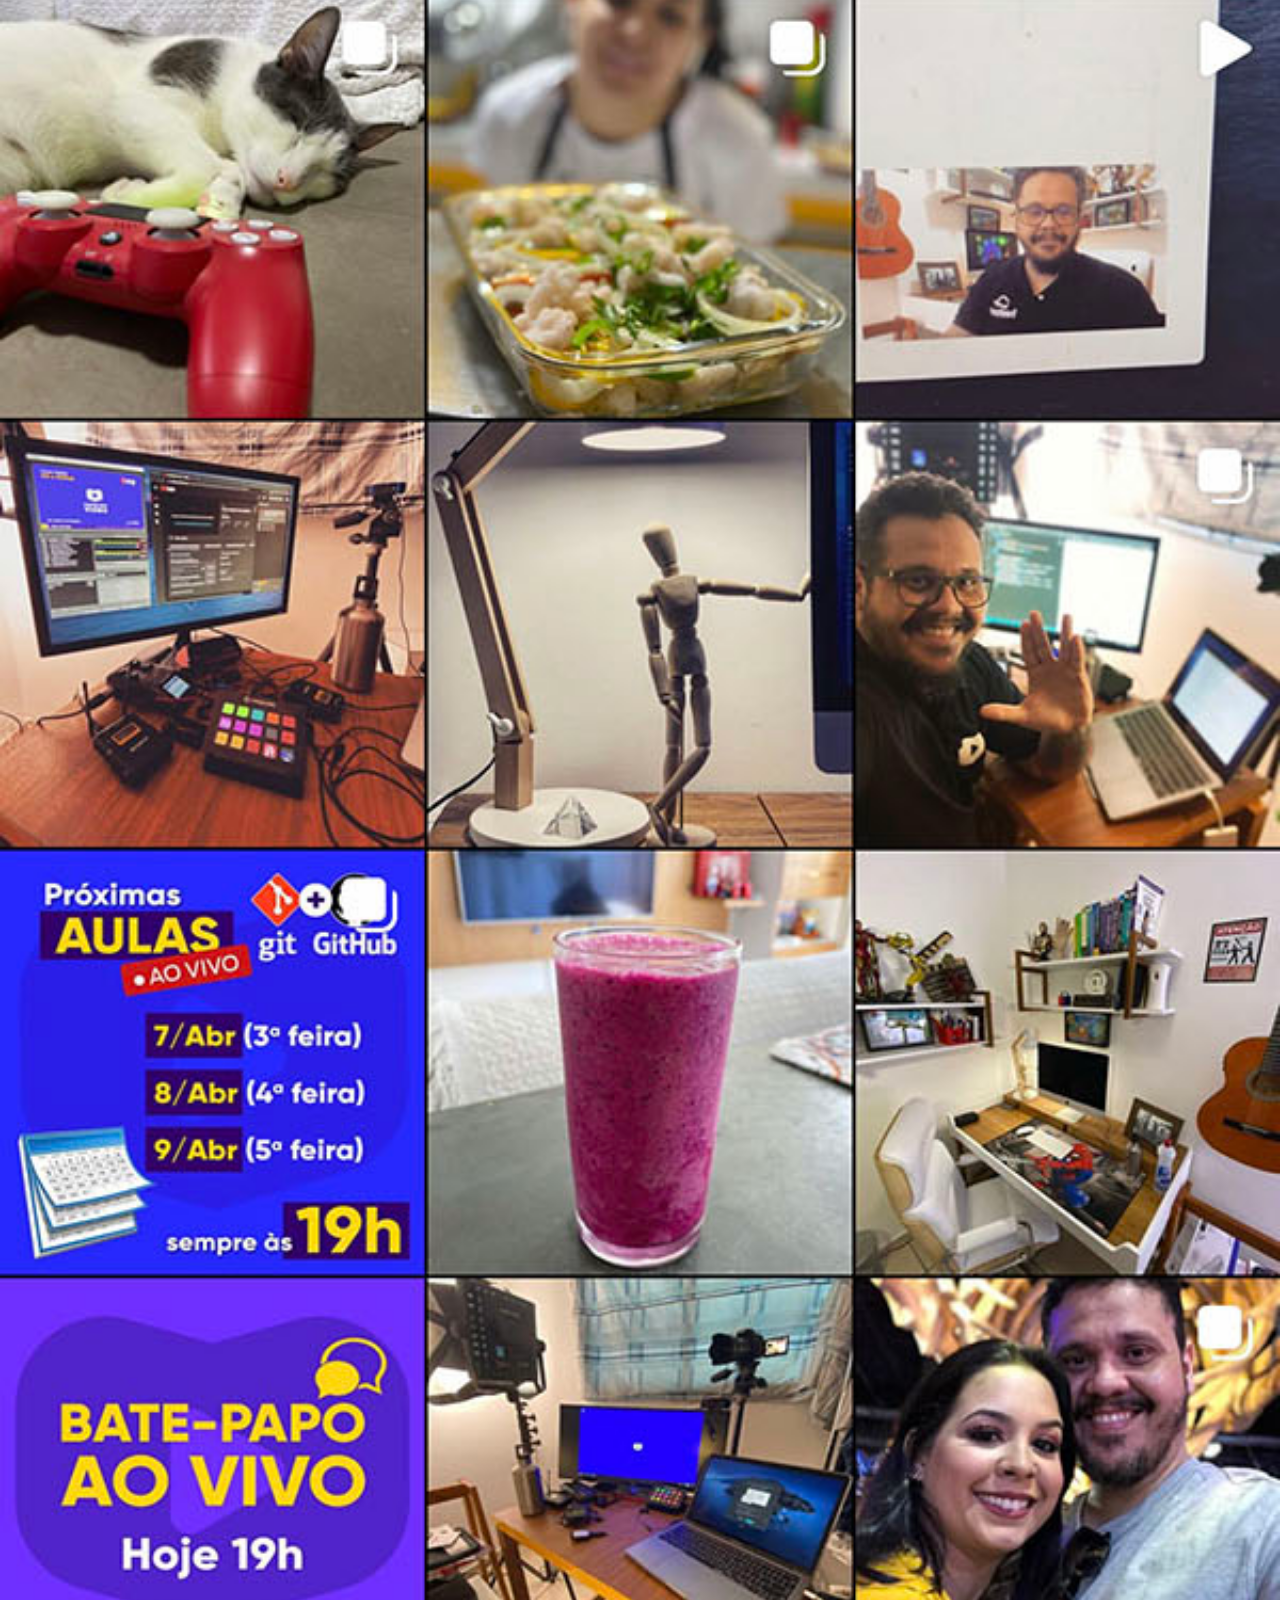
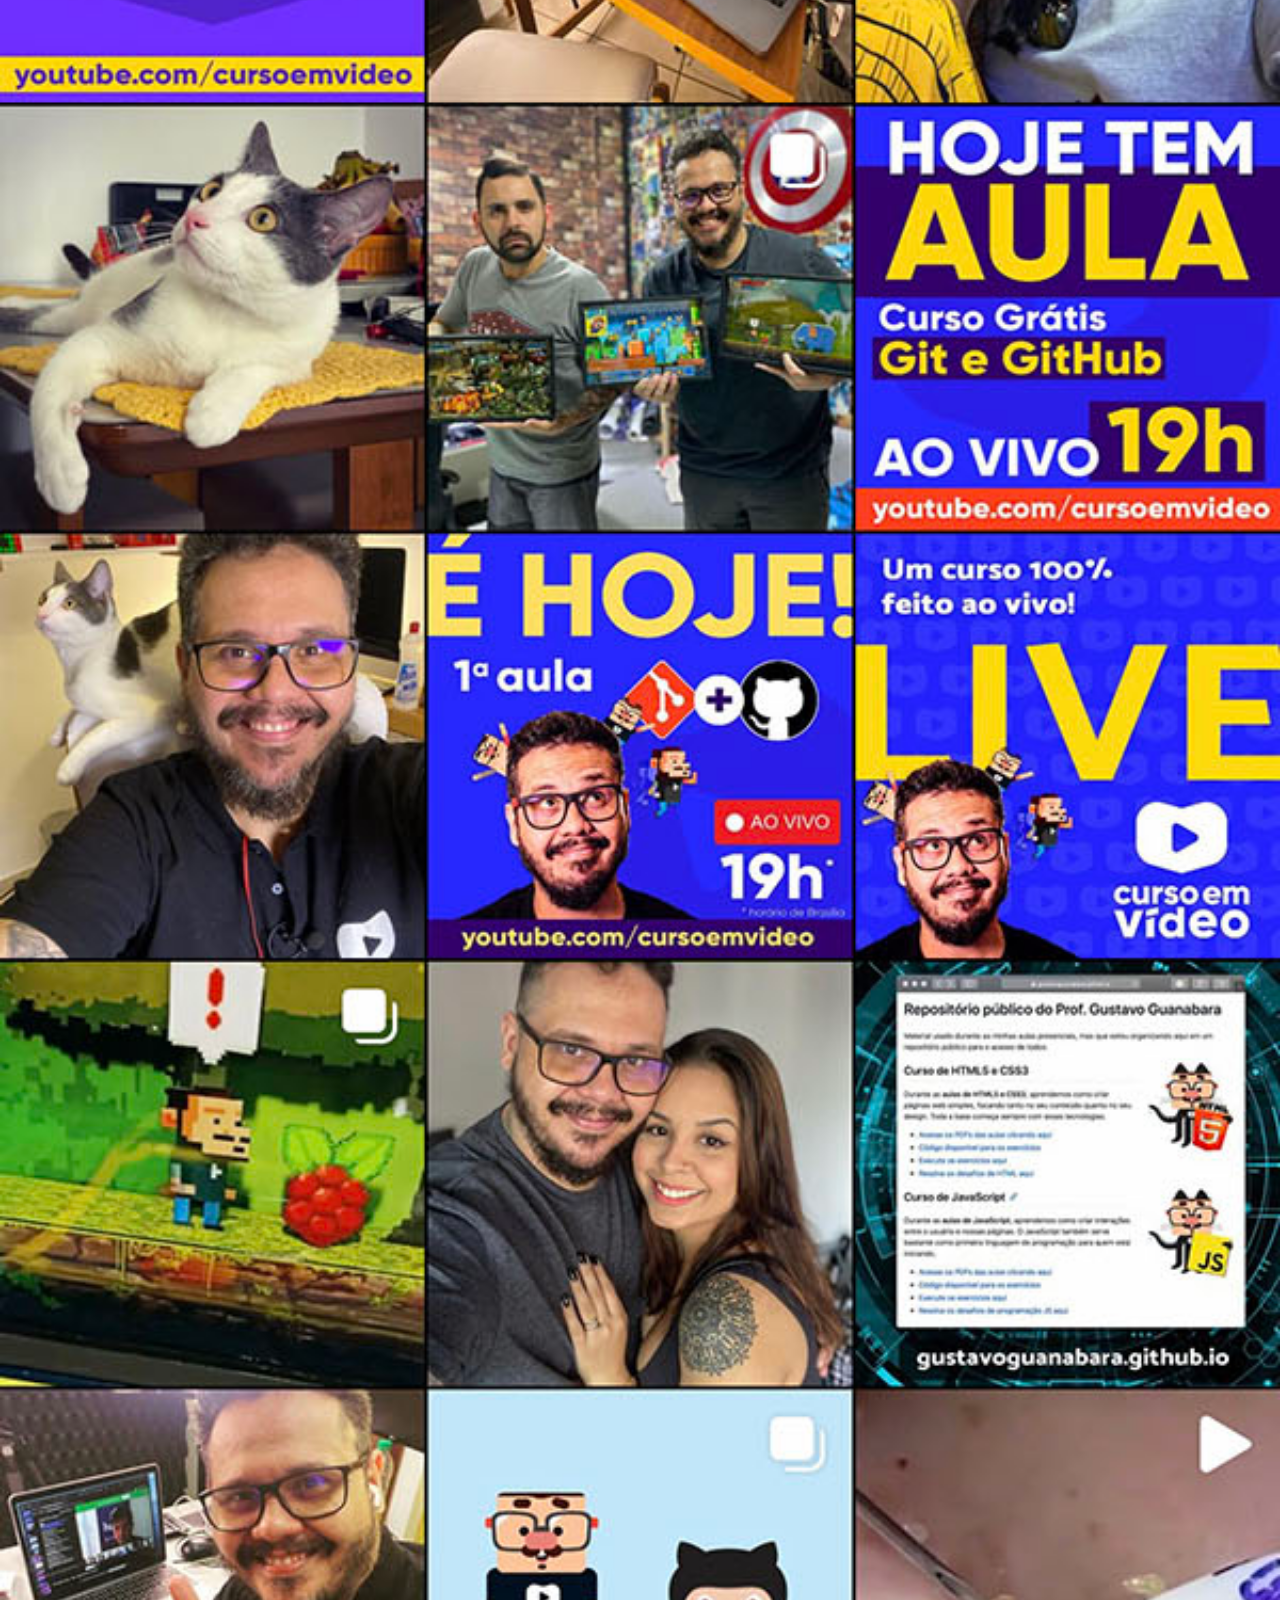
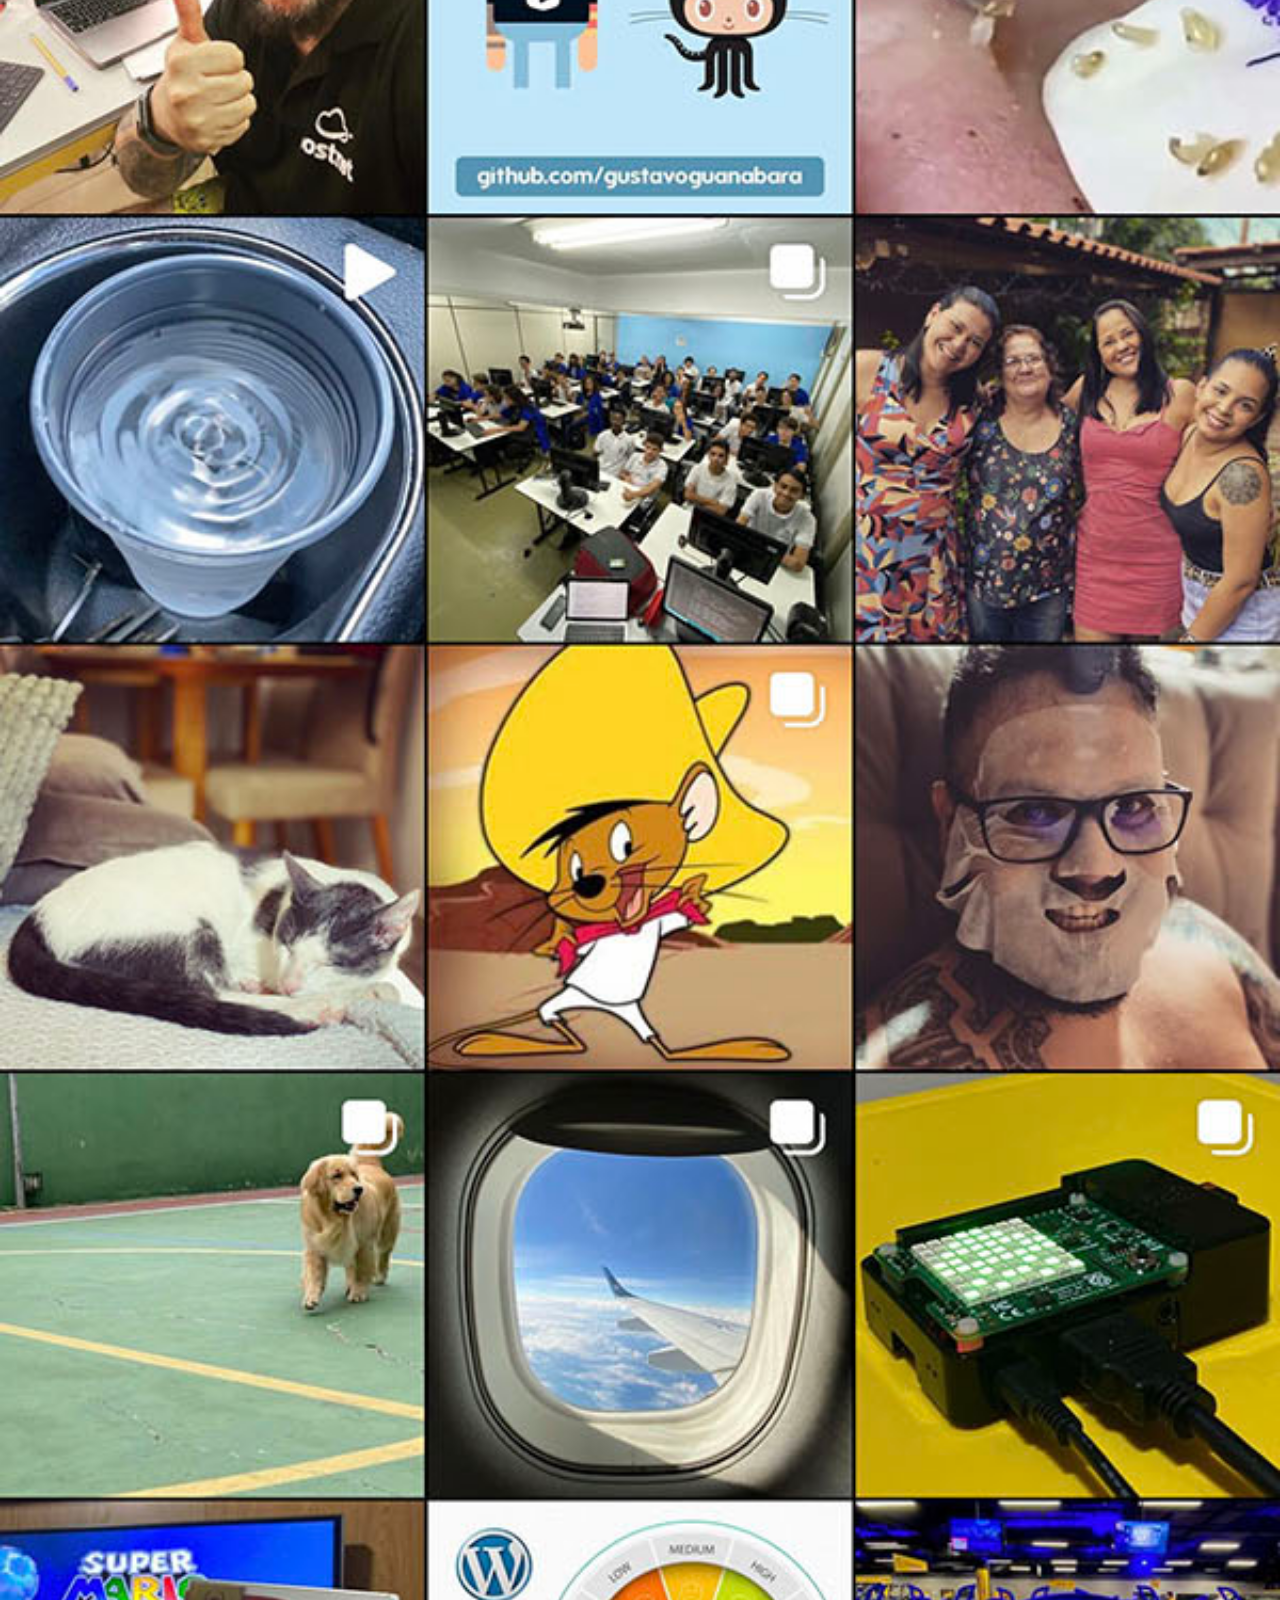
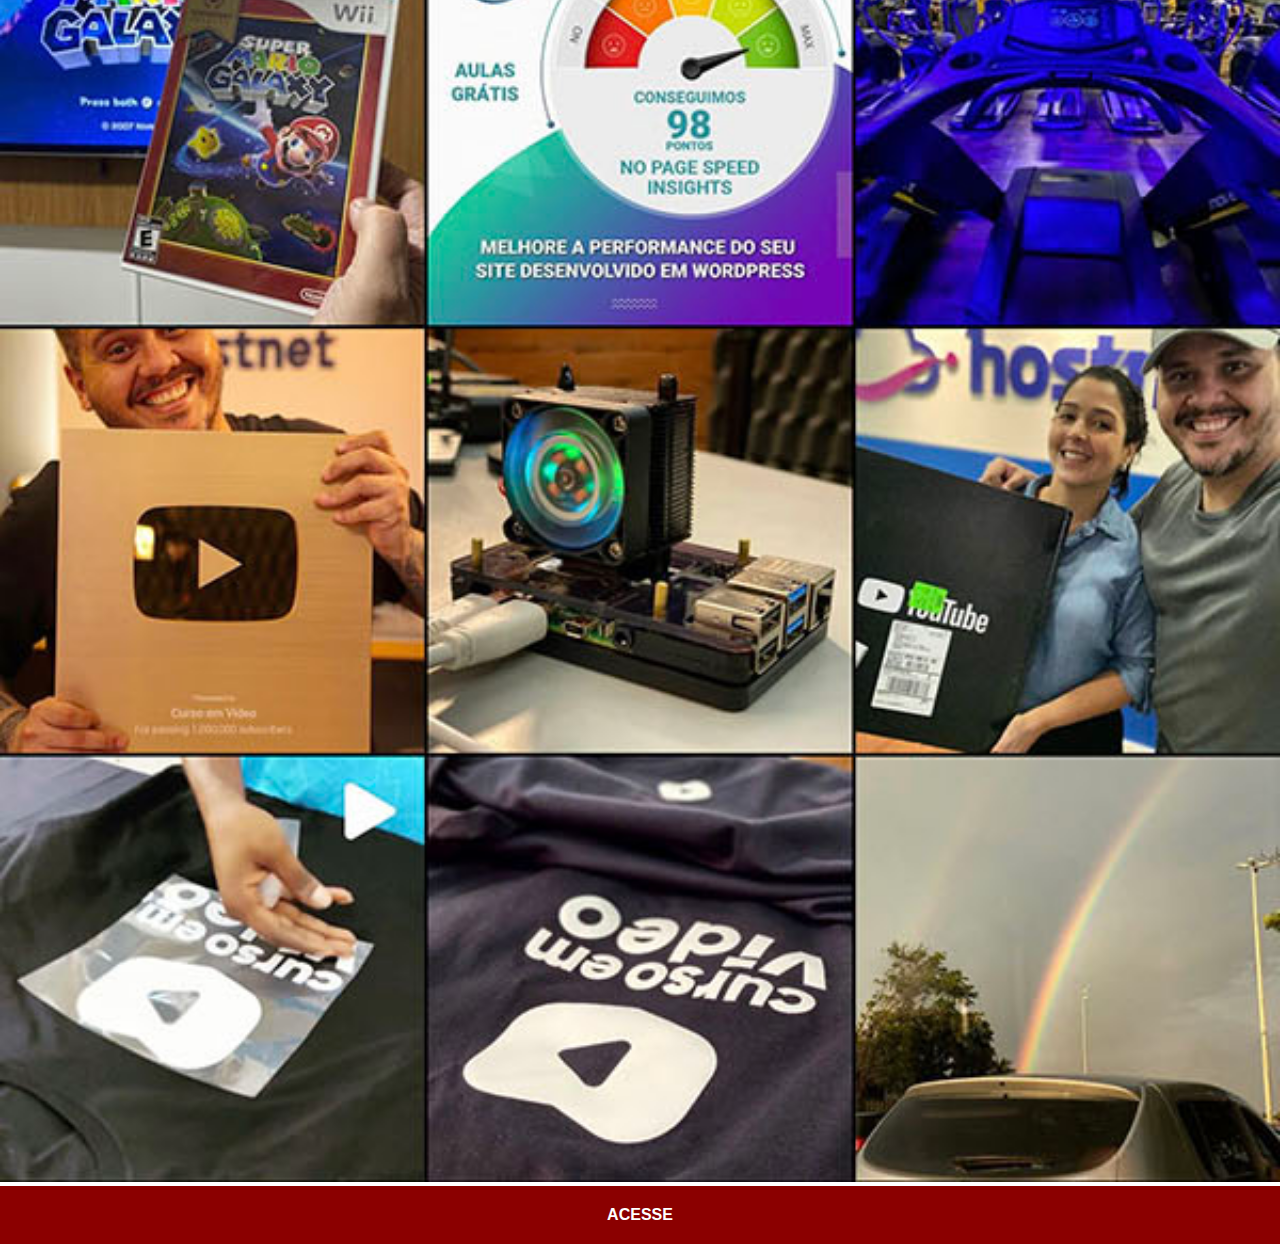
<file: instagram.html>
<!DOCTYPE html>
<html lang="pt-br">
<head>
    <meta charset="UTF-8">
    <meta http-equiv="X-UA-Compatible" content="IE=edge">
    <meta name="viewport" content="width=device-width, initial-scale=1.0">
    <title>Document</title>
    <link rel="stylesheet" href="social/style.css">

</head>
<body>
    <img src="imagens/tela-instagram.jpg" alt="Intagram">
    <a href="https://www.instagram.com" target="_blank">ACESSE</a>
    
</body>
</html>
</file>
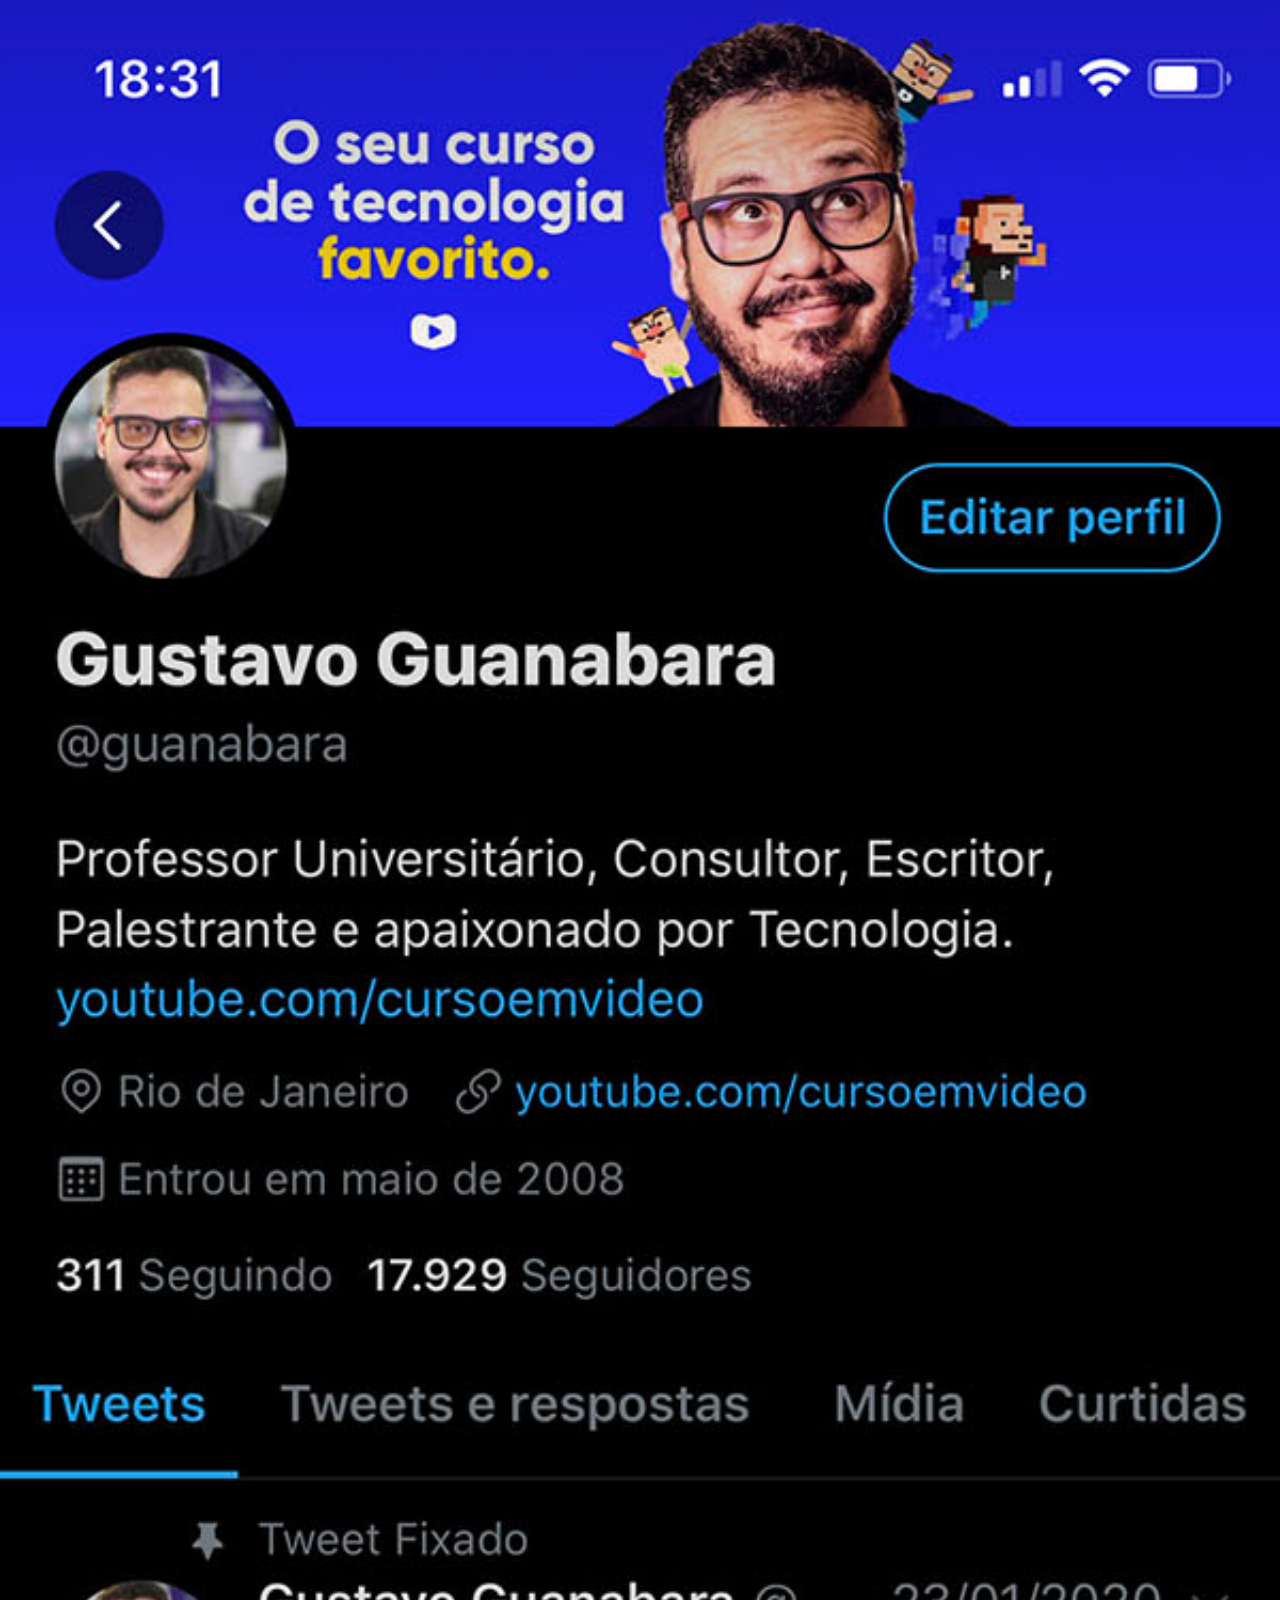
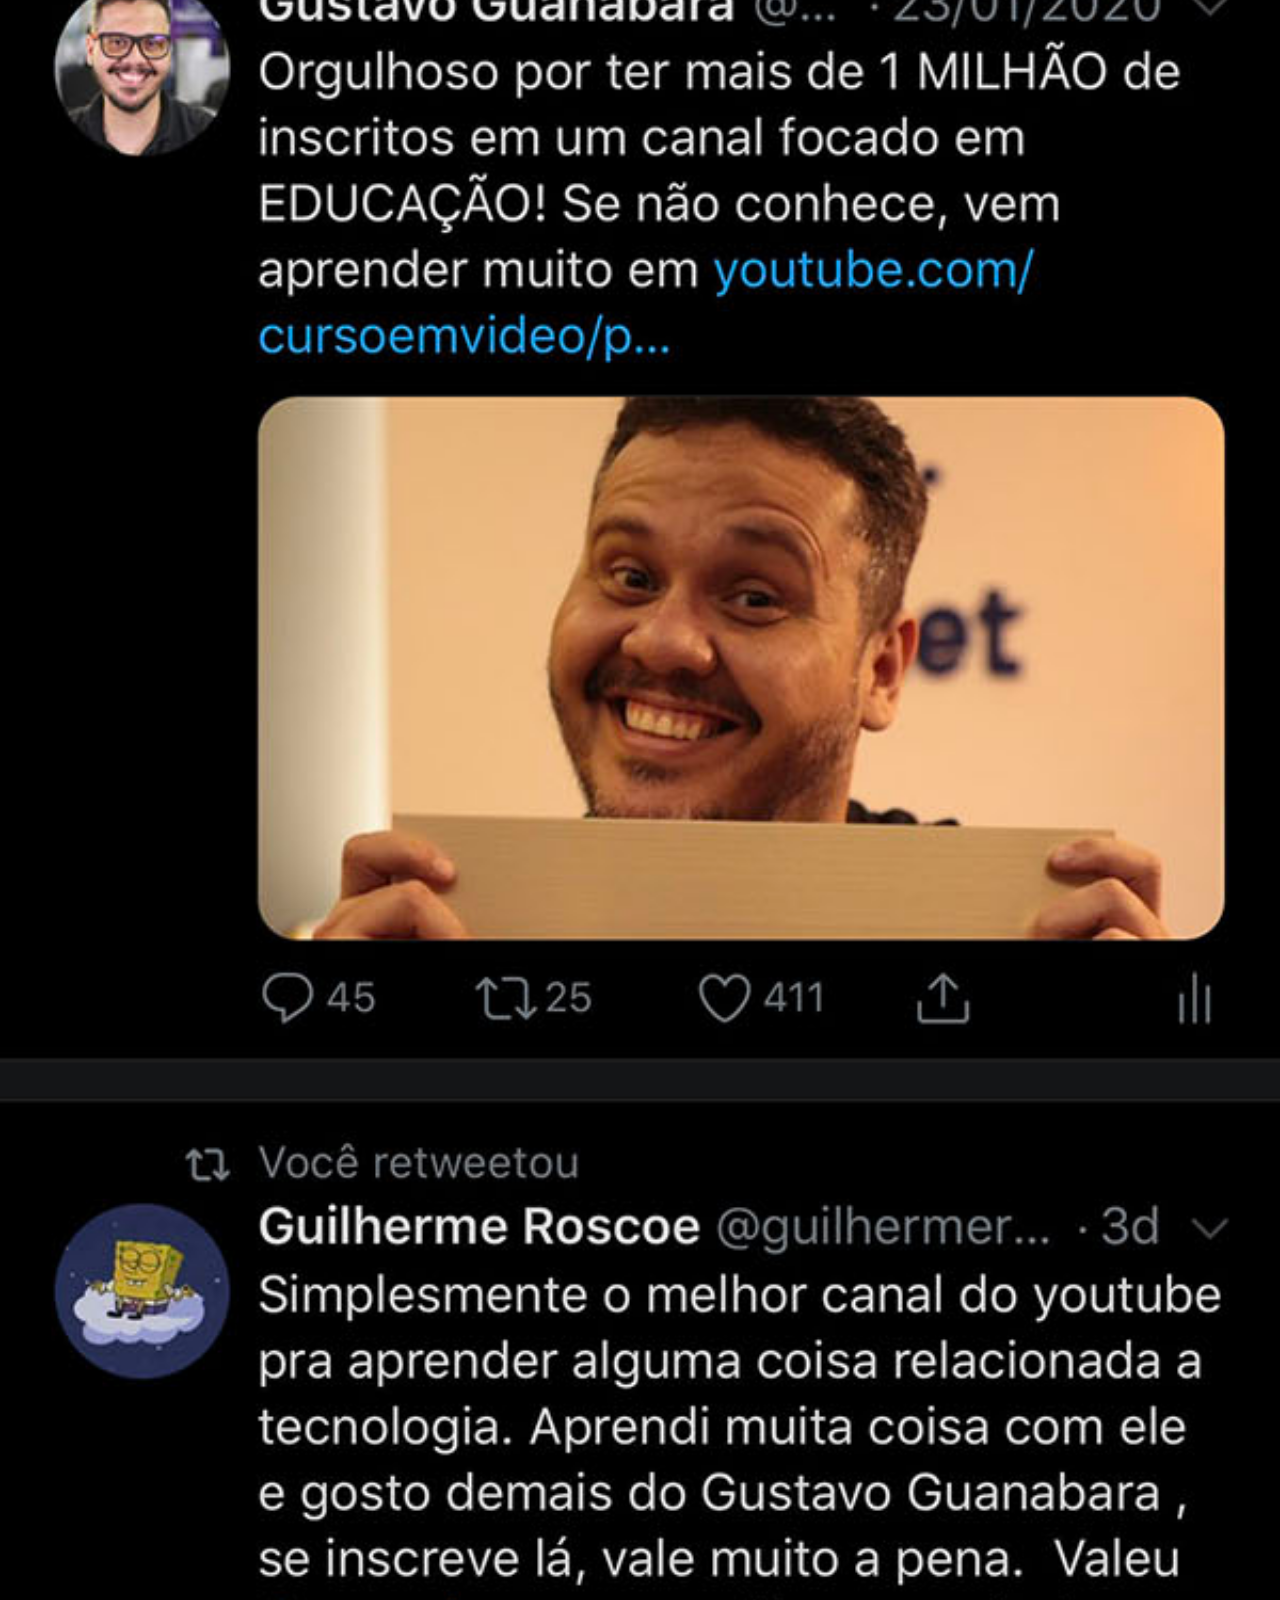
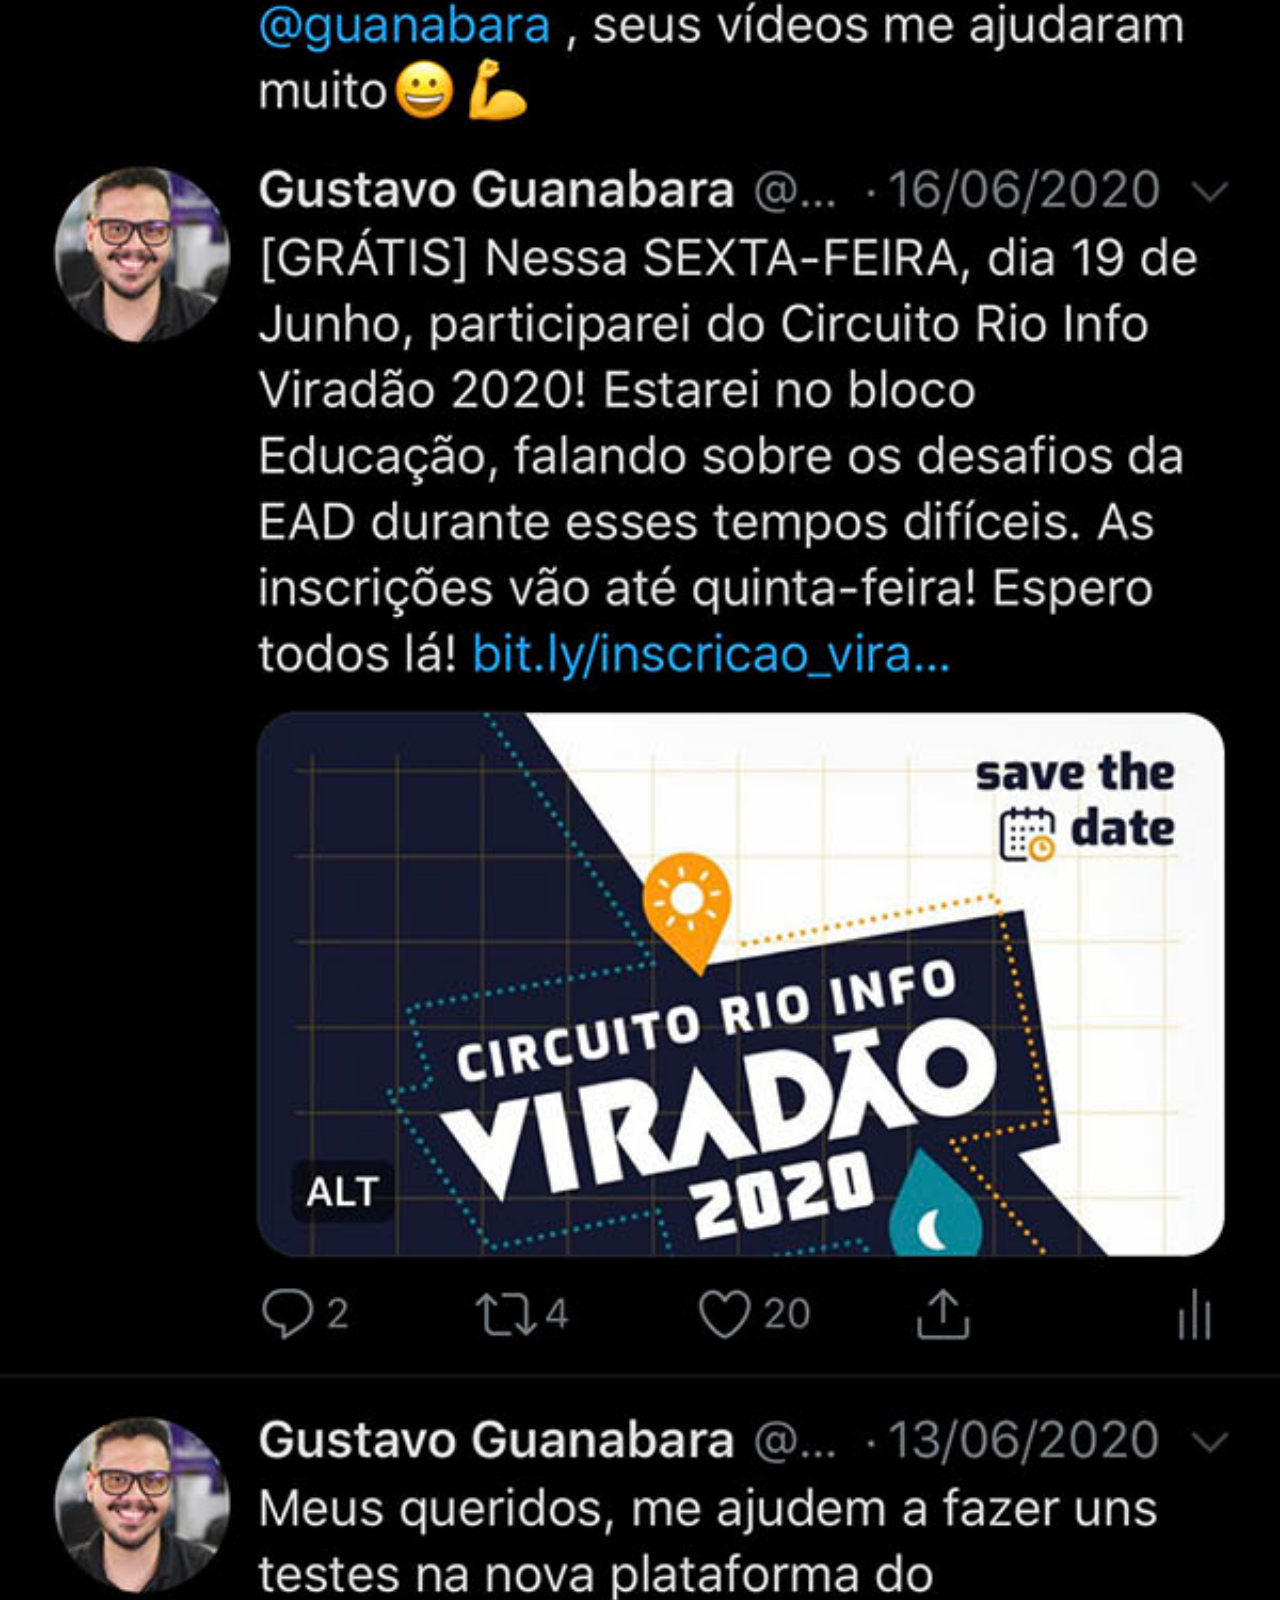
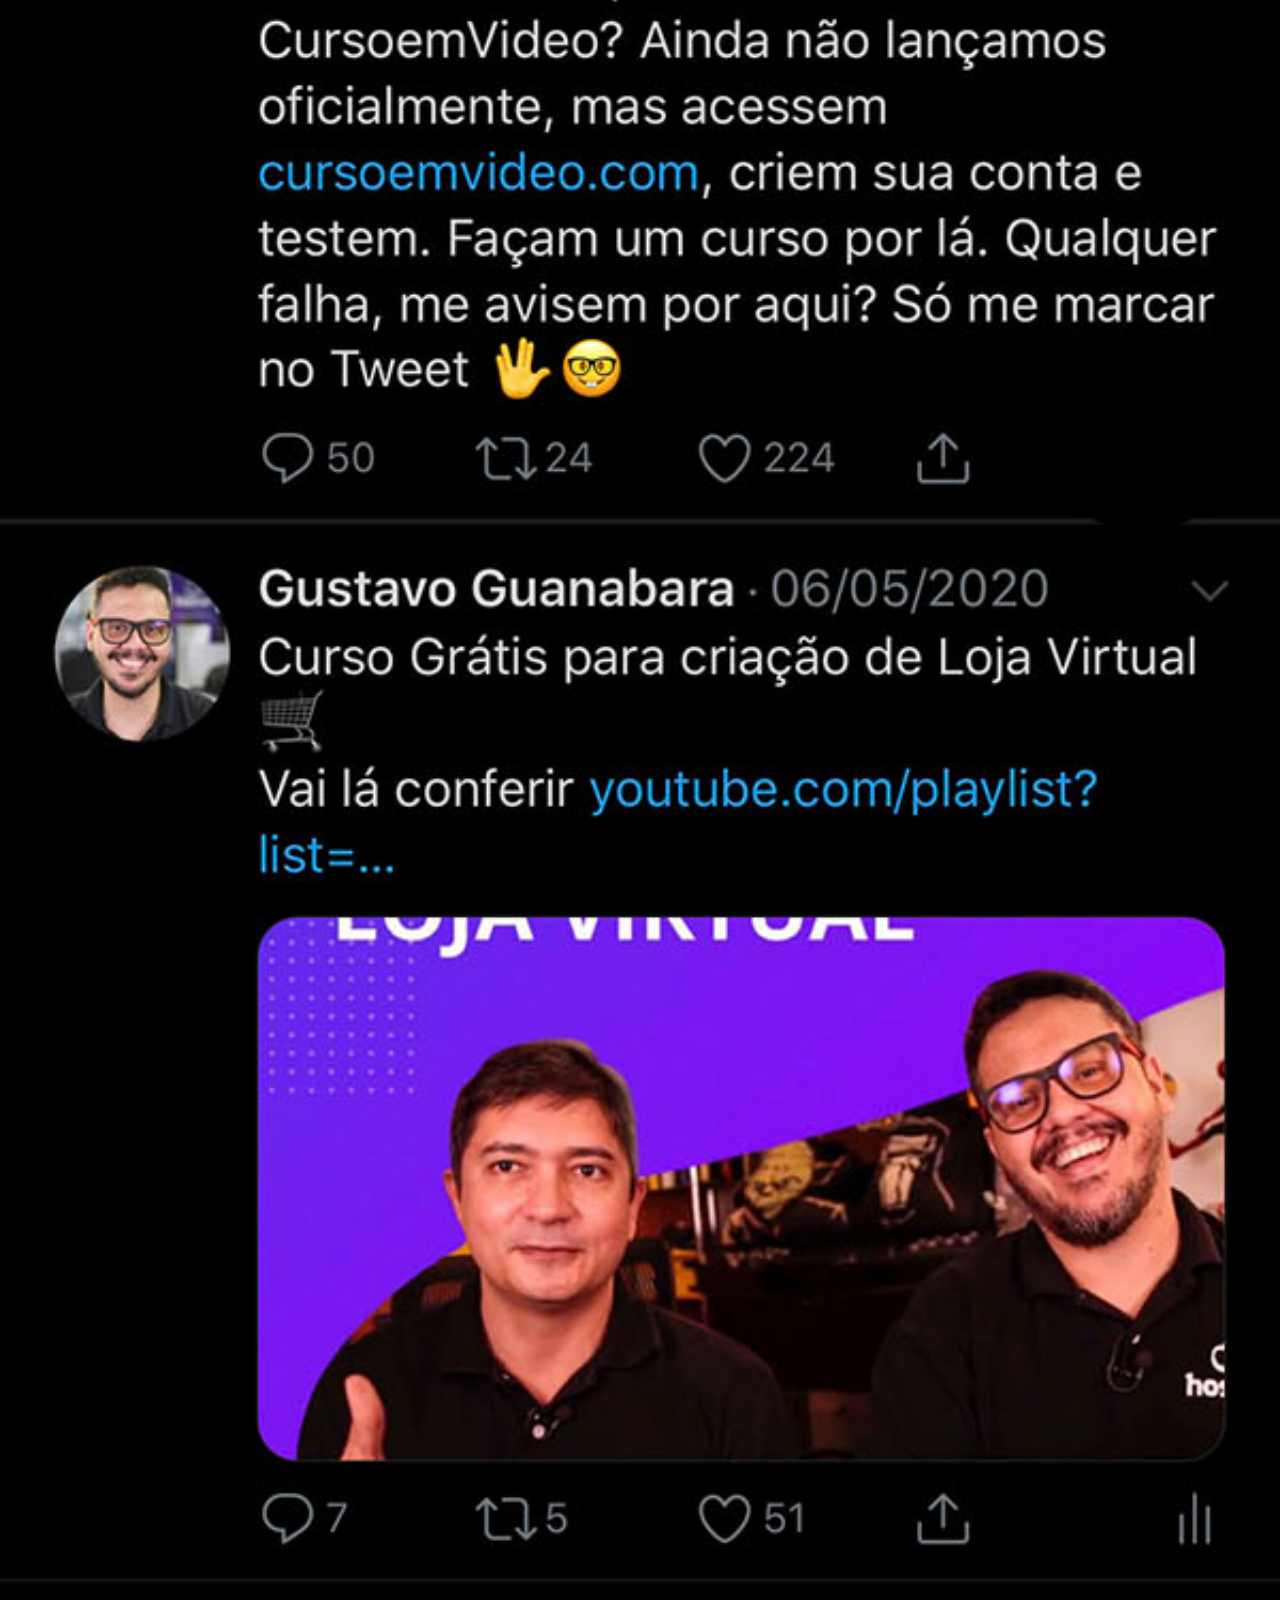
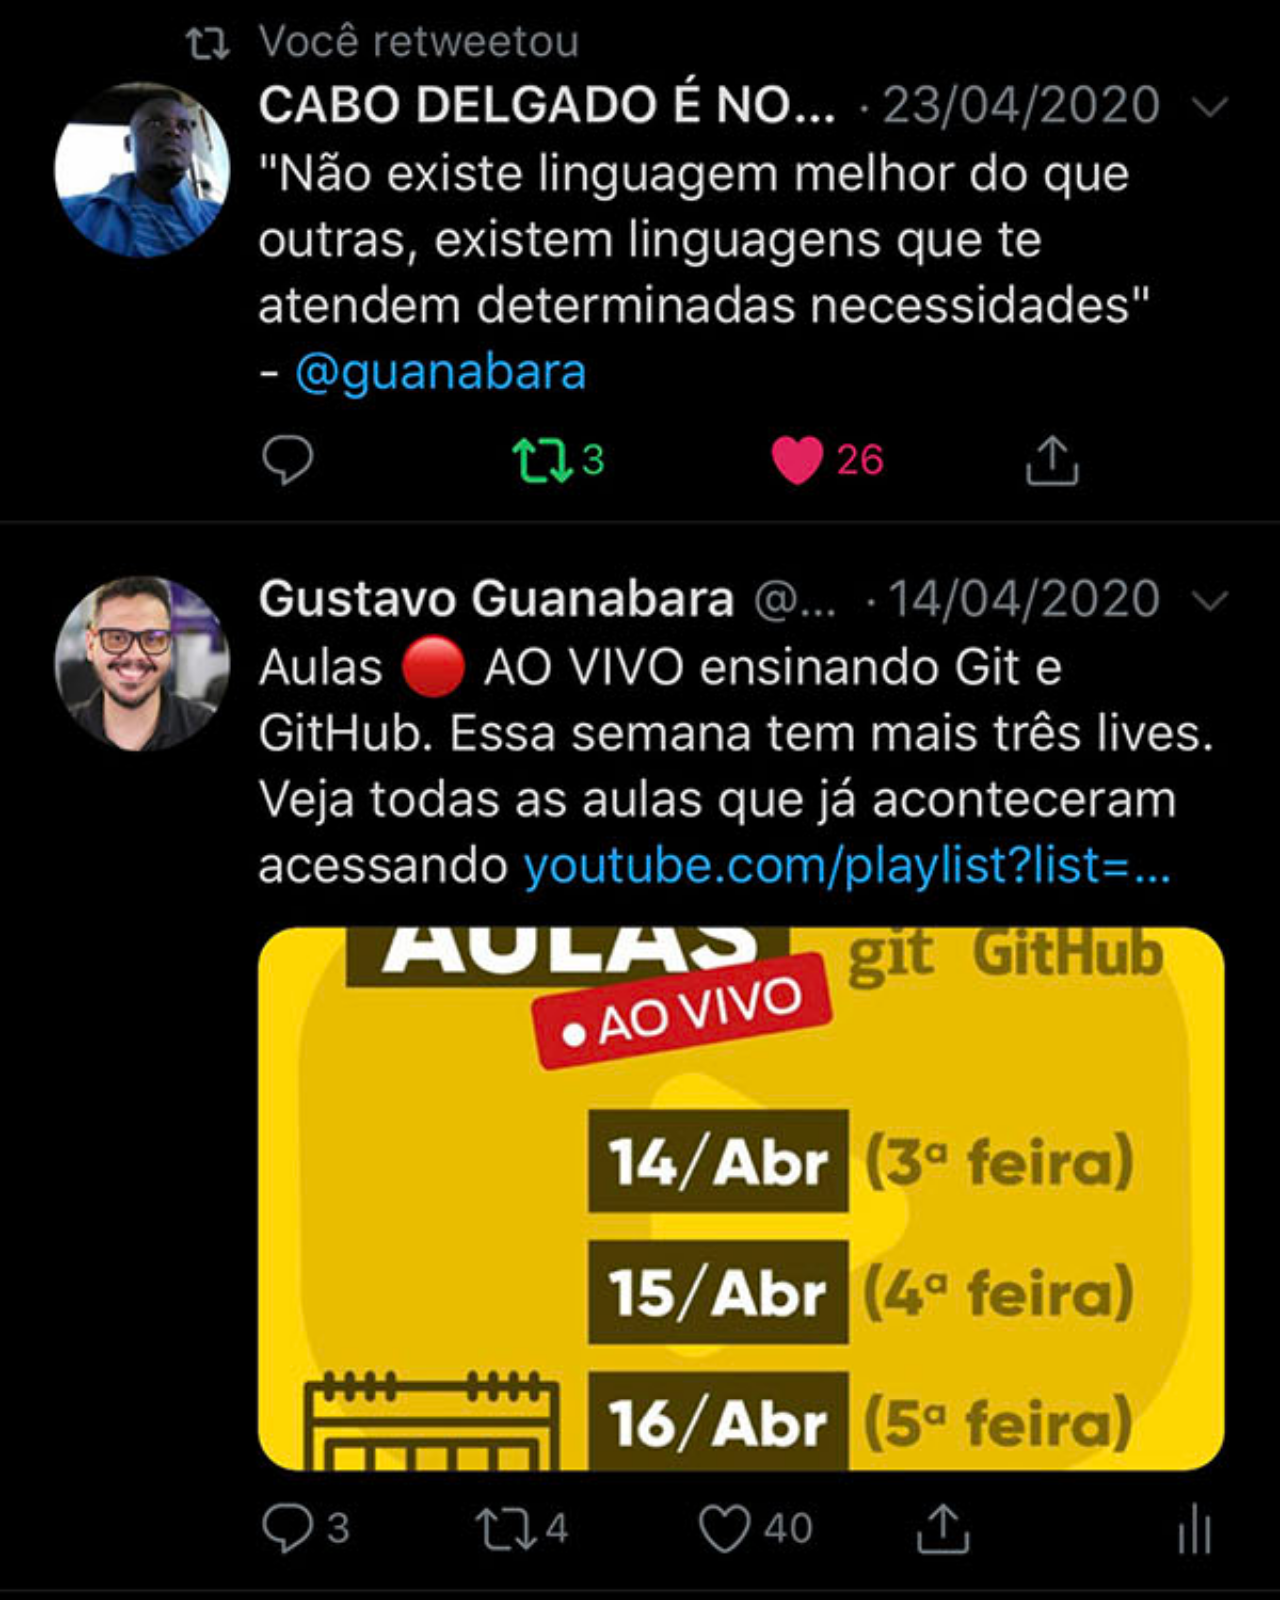
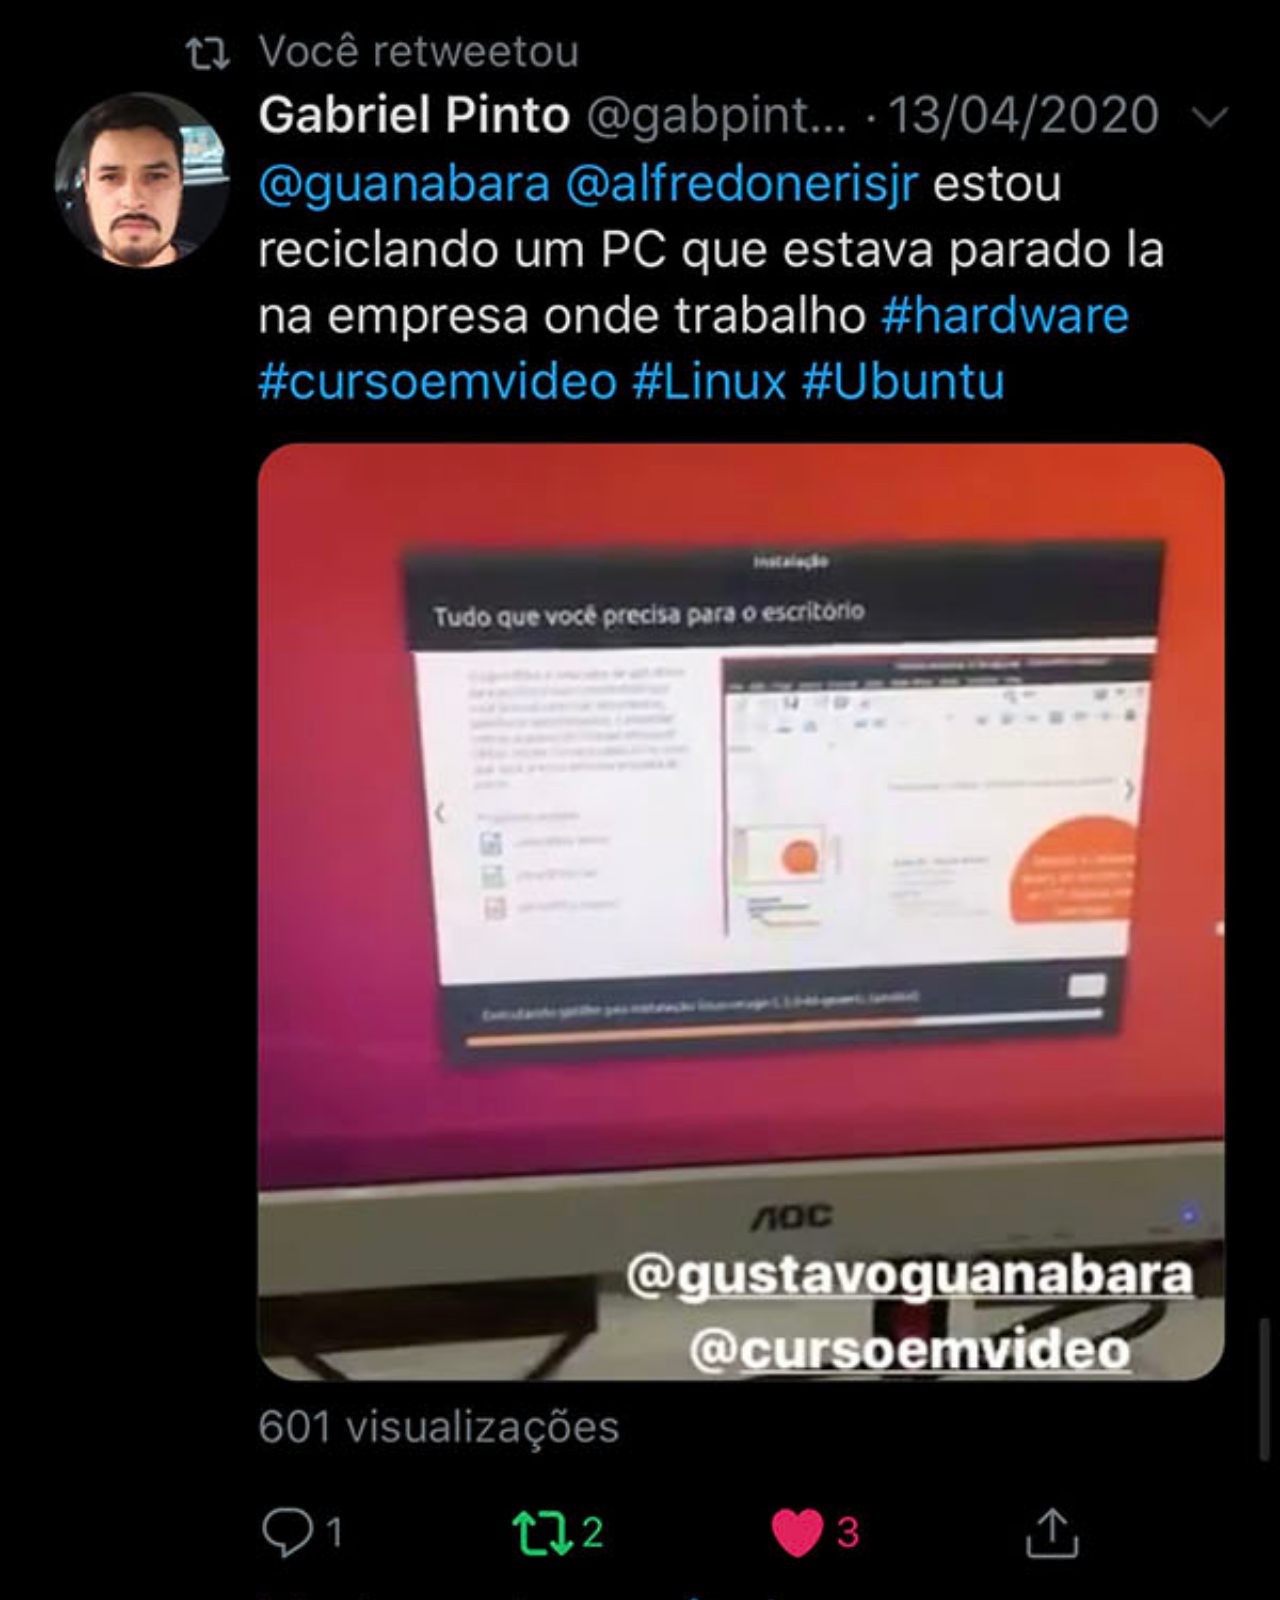
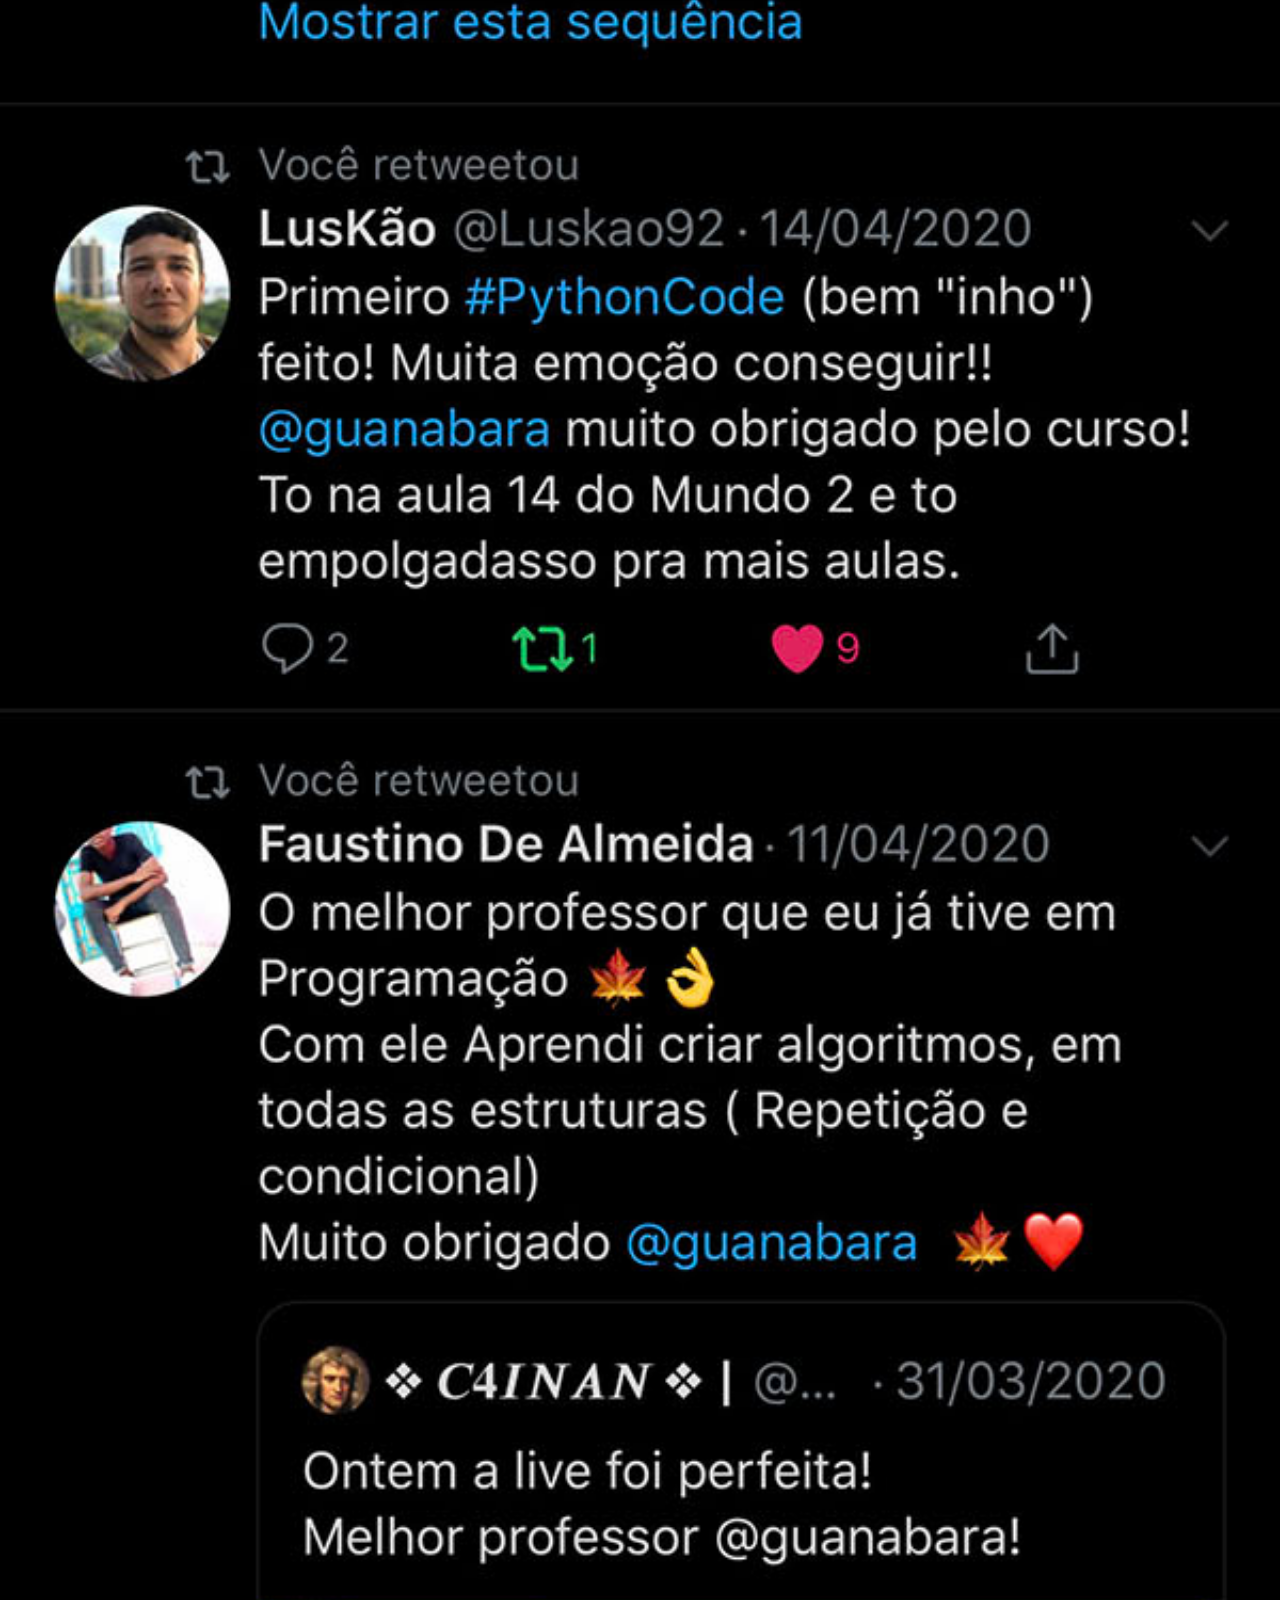
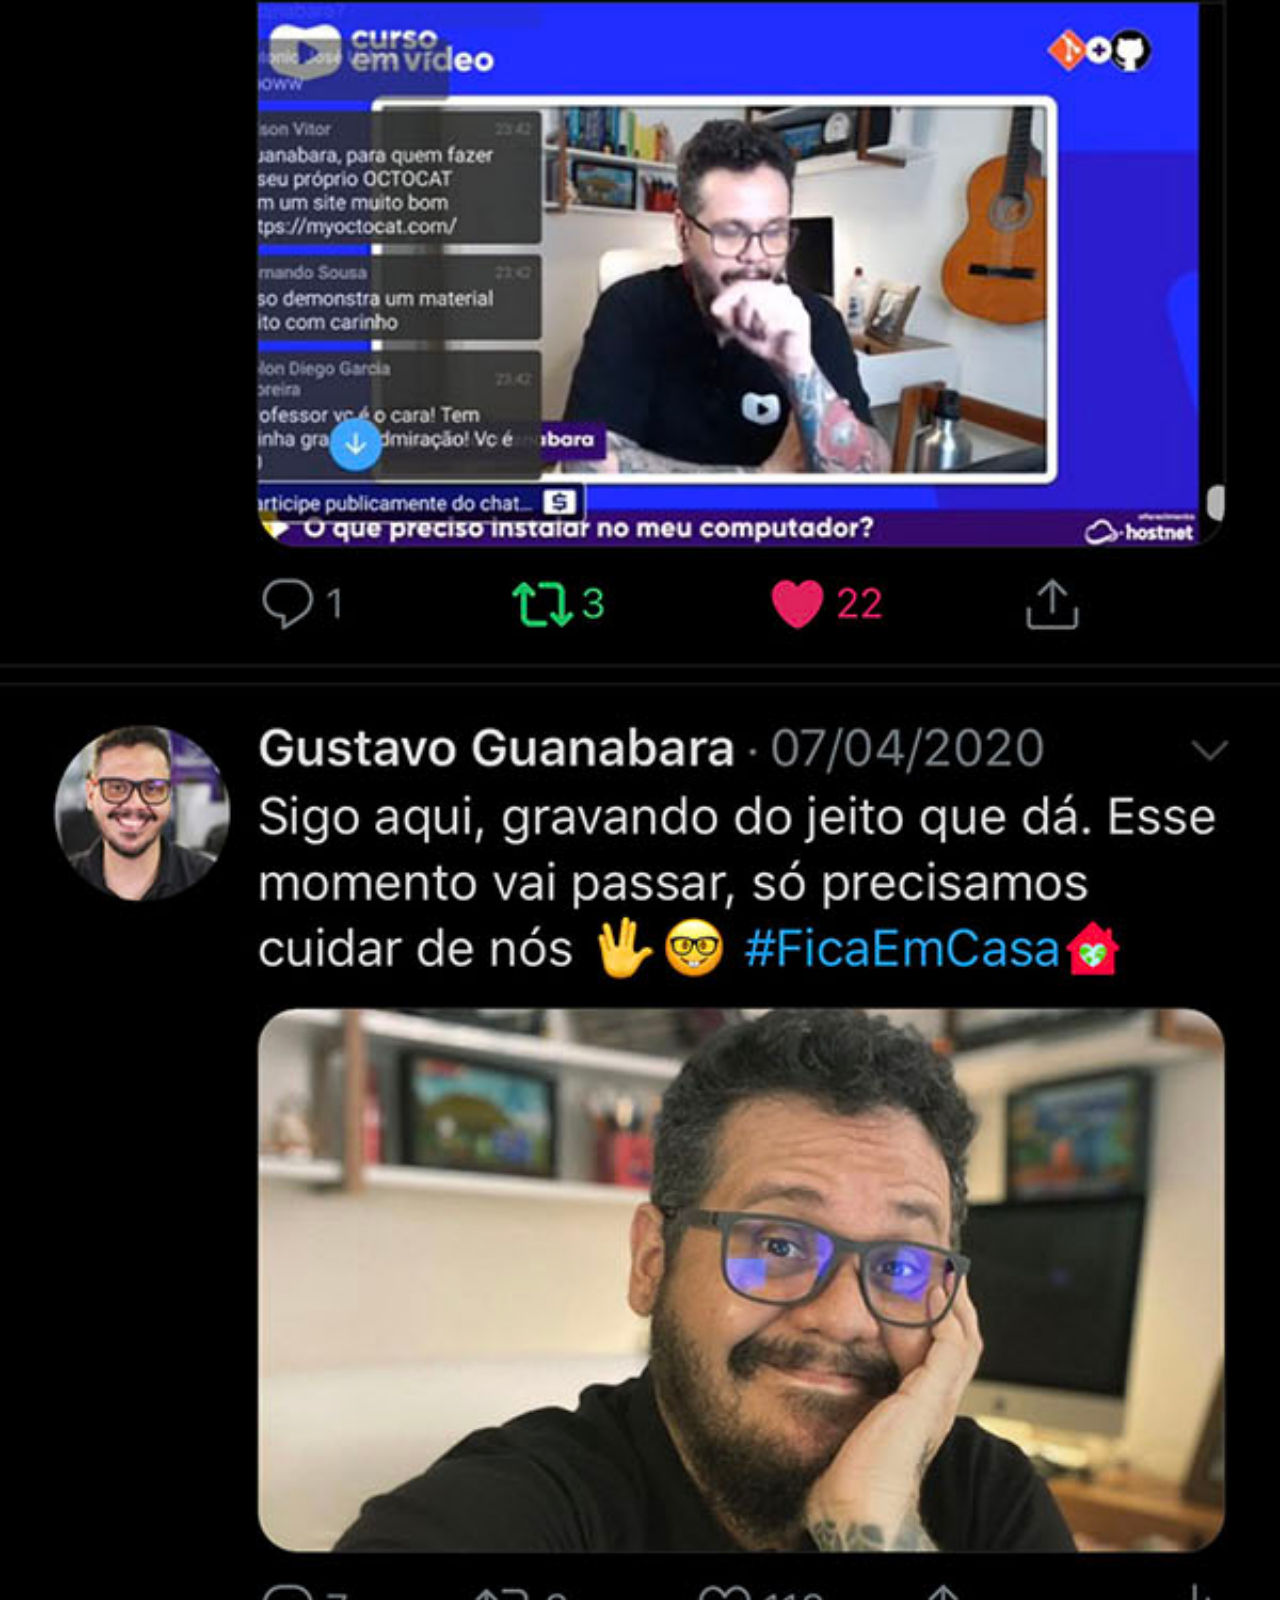
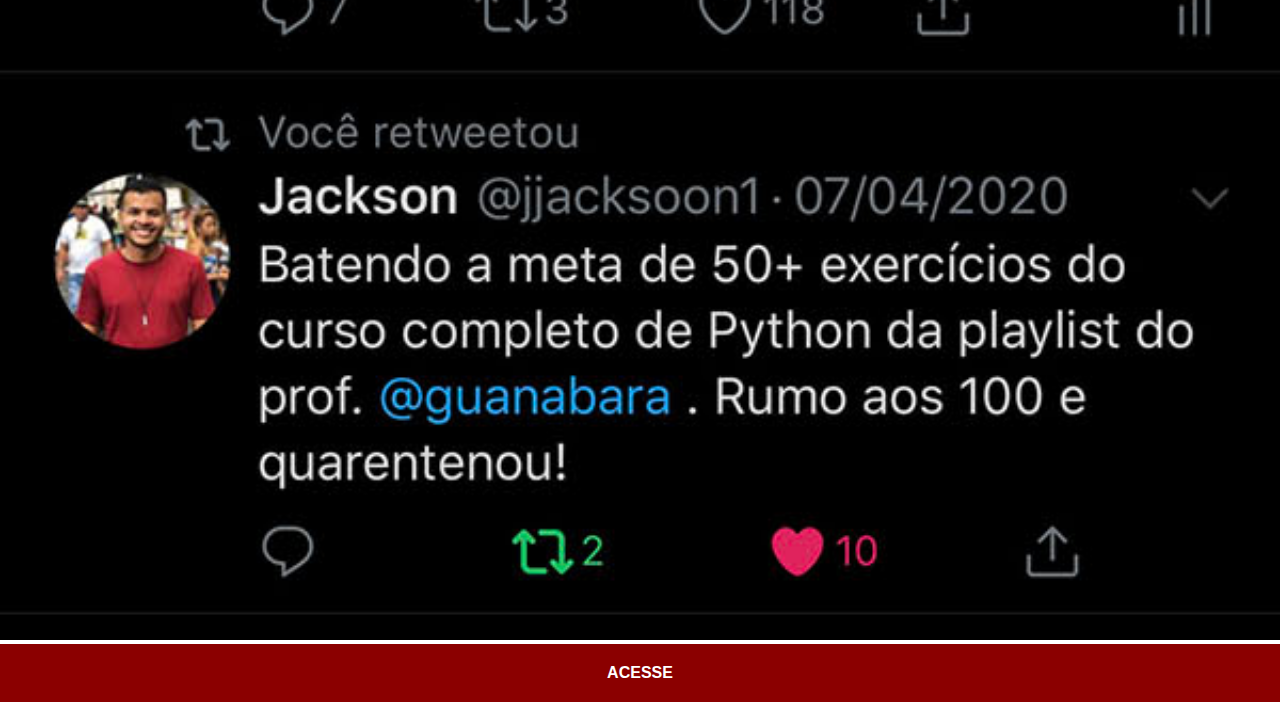
<file: twitter.html>
<!DOCTYPE html>
<html lang="pt-br">
<head>
    <meta charset="UTF-8">
    <meta http-equiv="X-UA-Compatible" content="IE=edge">
    <meta name="viewport" content="width=device-width, initial-scale=1.0">
    <title>Document</title>
    <link rel="stylesheet" href="social/style.css">
</head>
<body>
    <img src="imagens/tela-twitter.jpg" alt="Twitter">
    <a href="https://www.twitter.com" target="_blank">ACESSE</a>
    
</body>
</html>
</file>
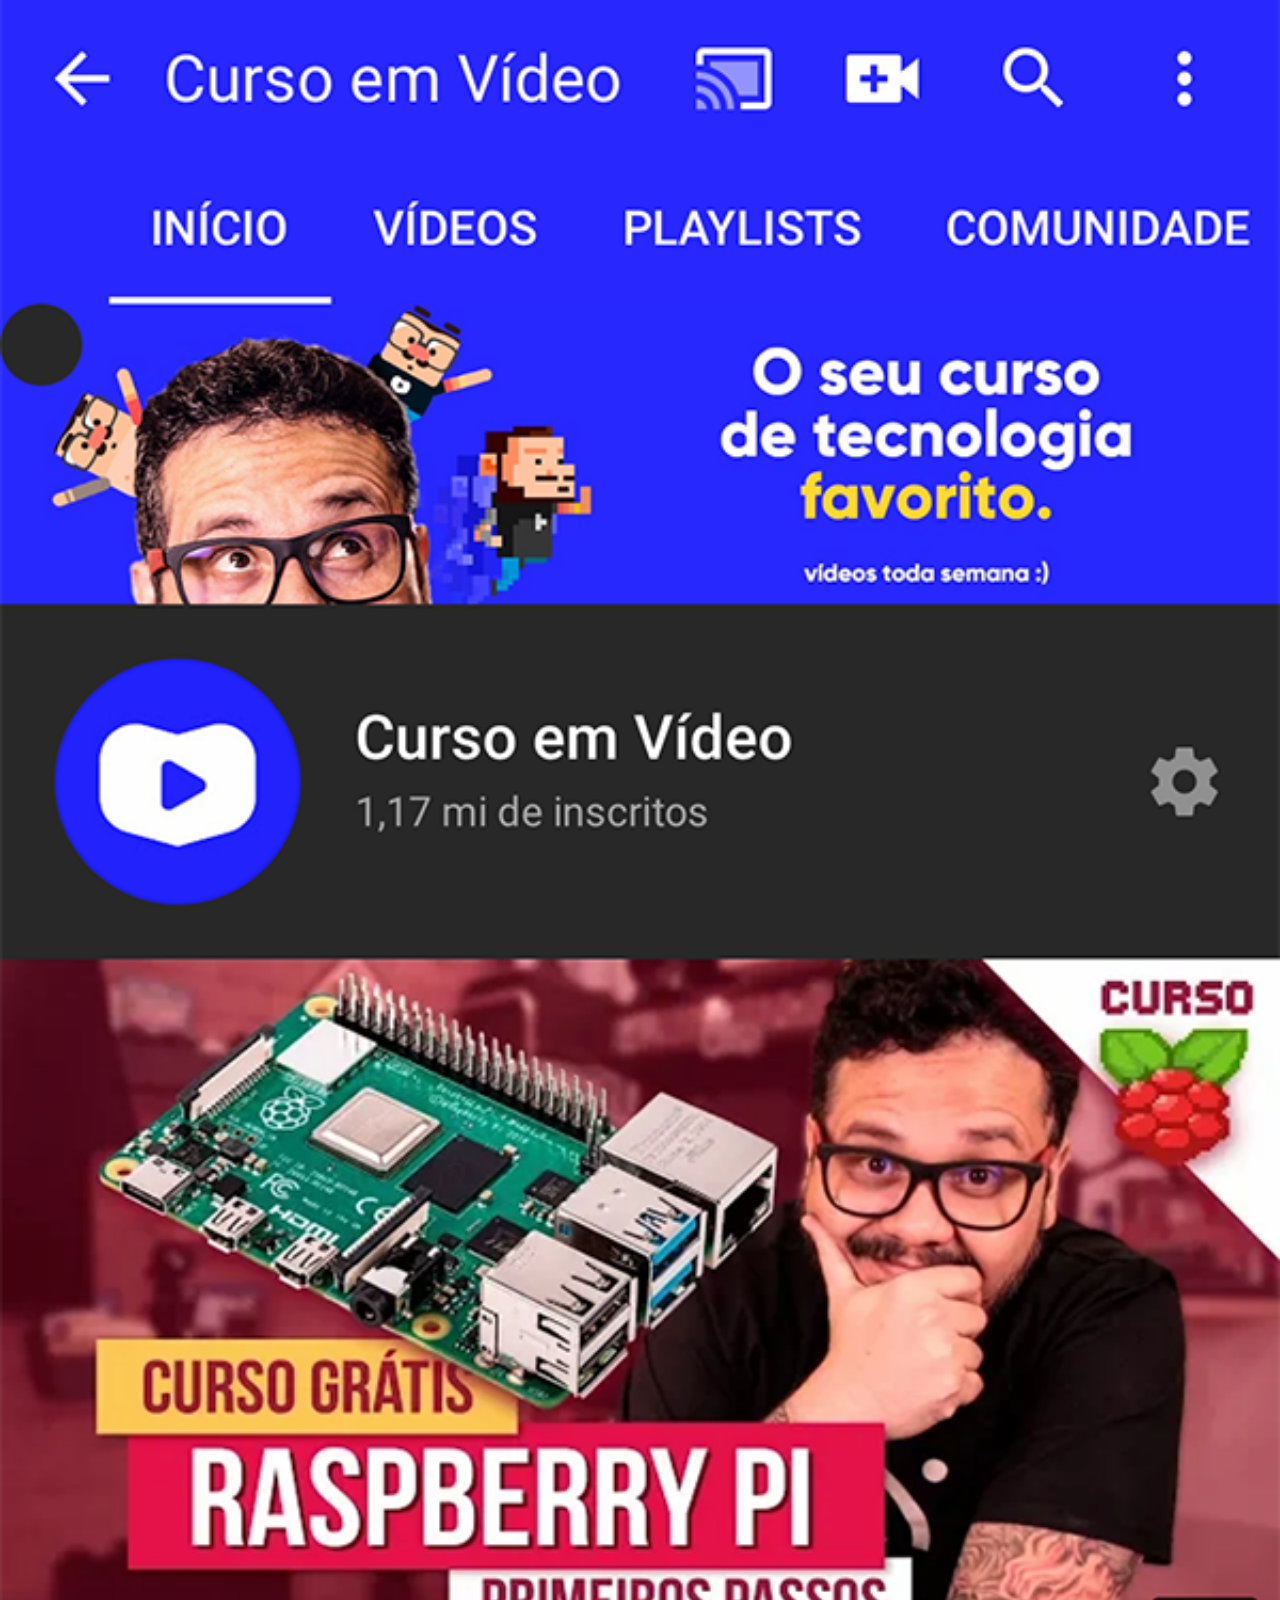
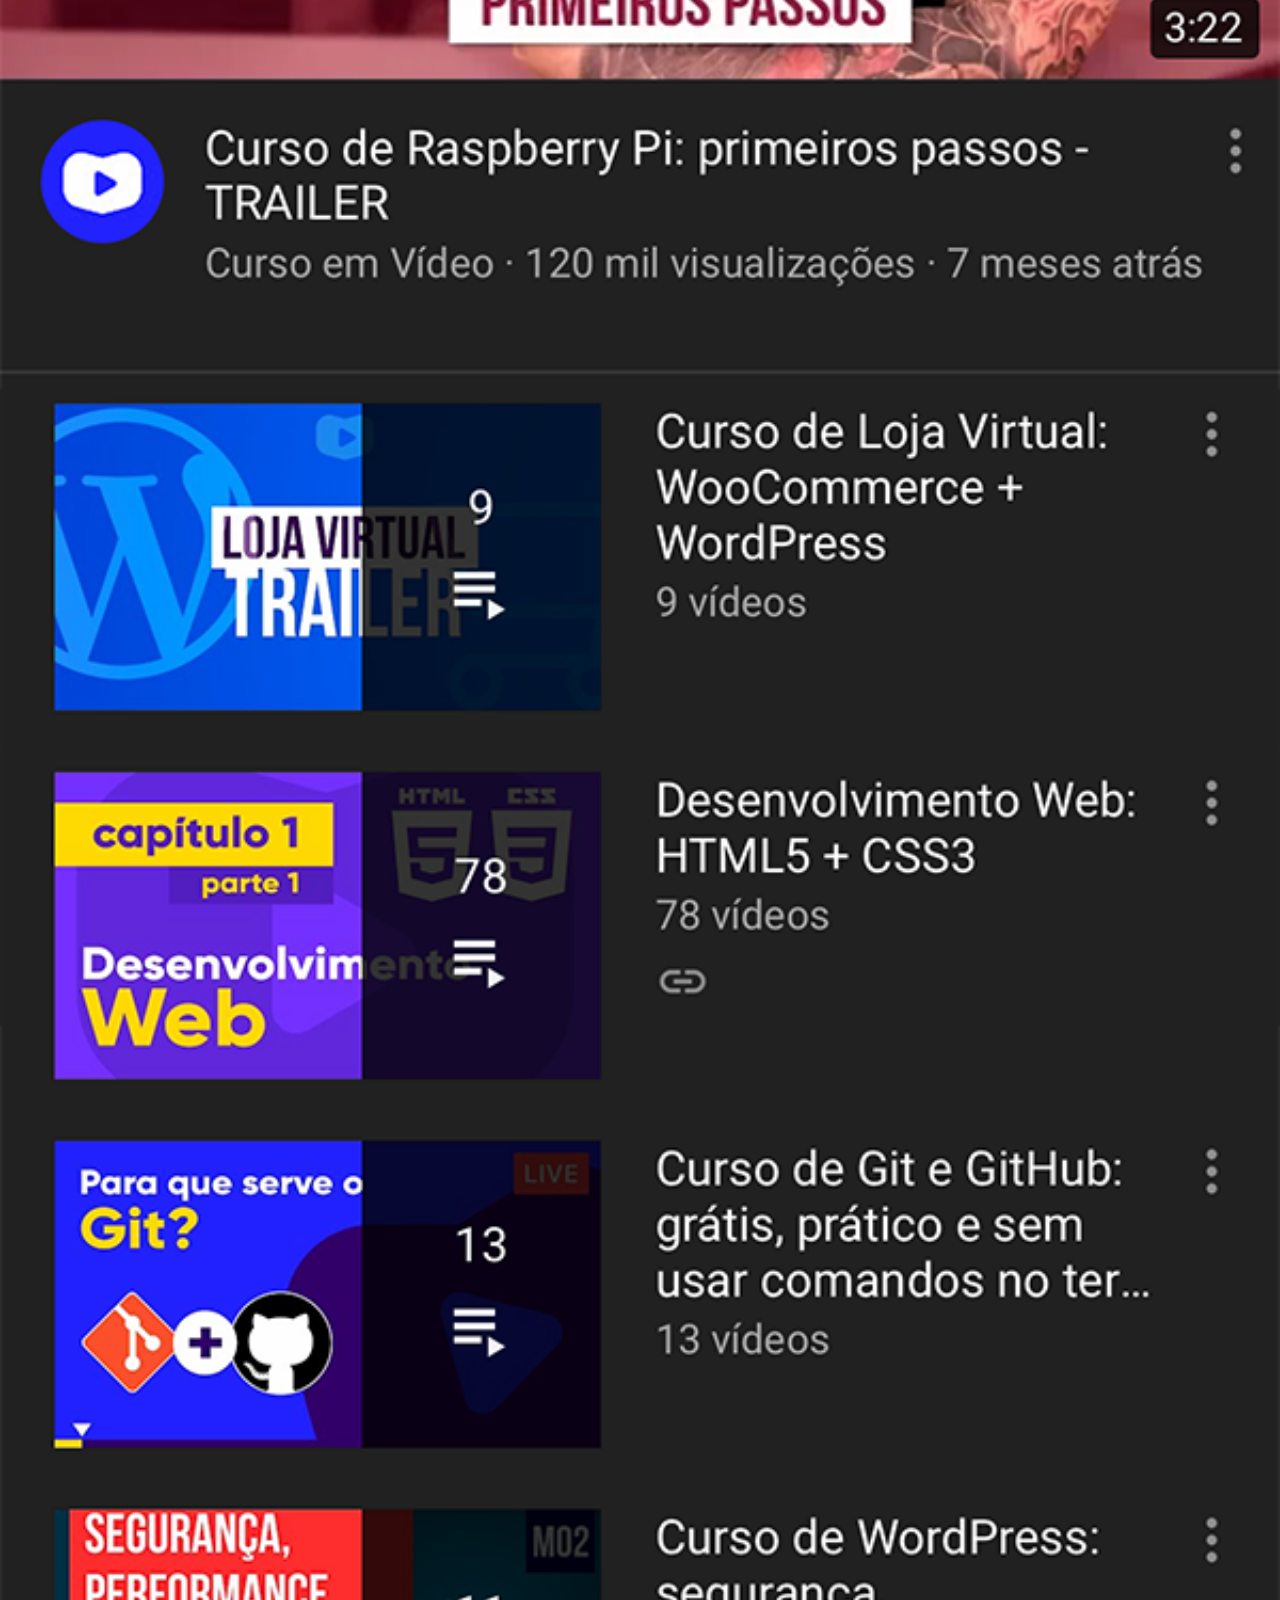
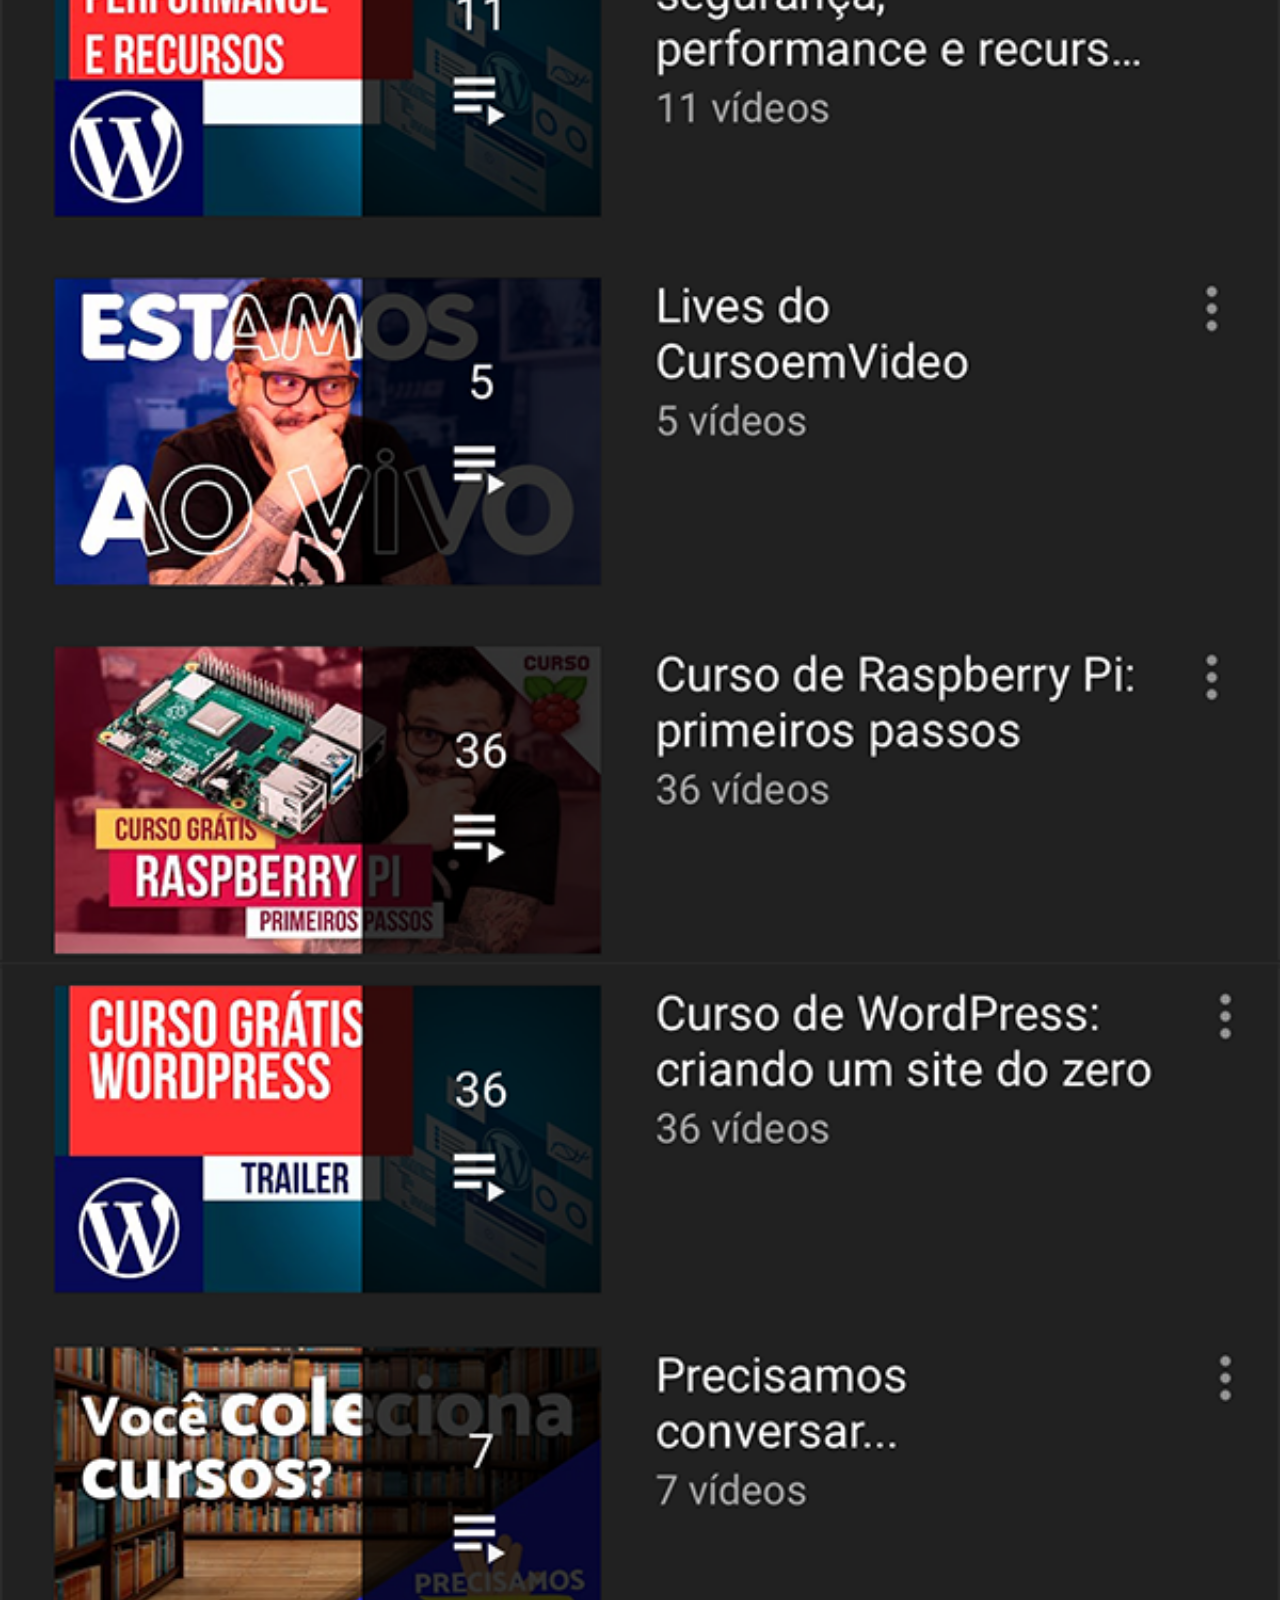
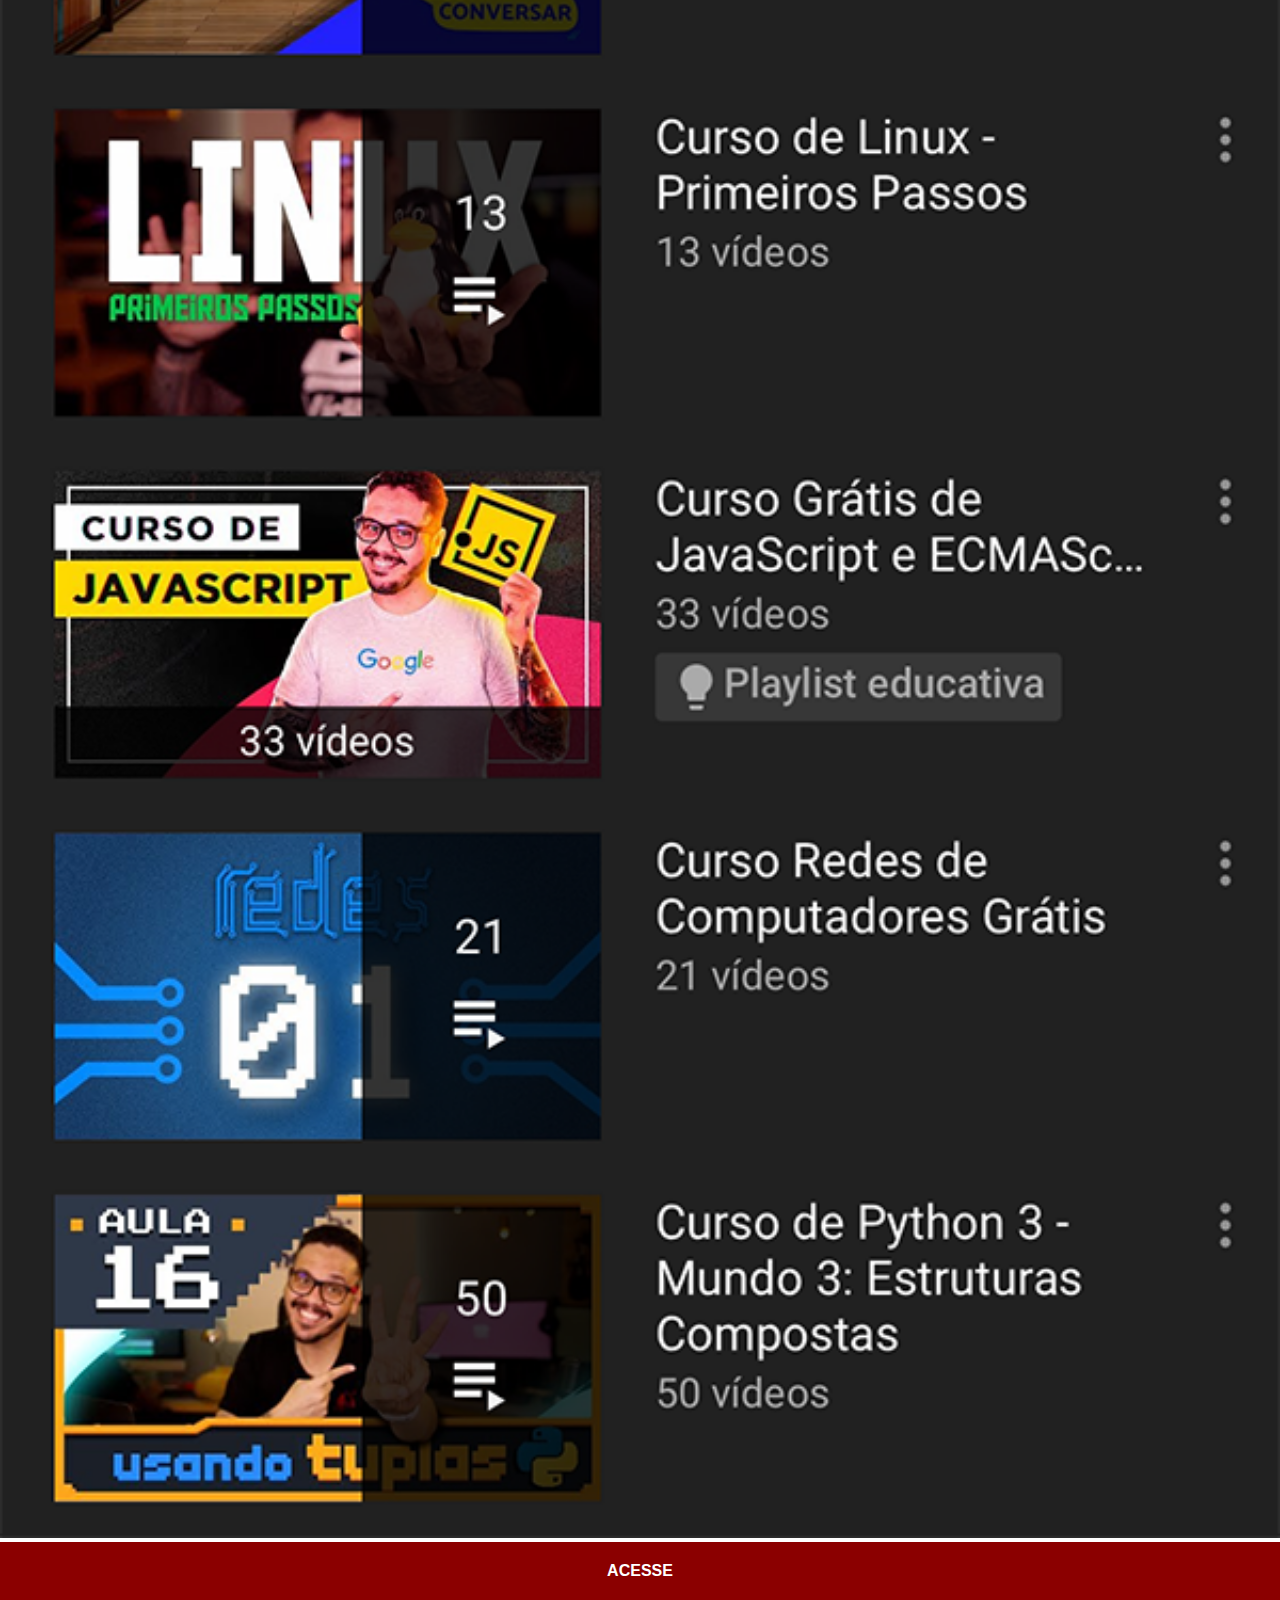
<file: youtube.html>
<!DOCTYPE html>
<html lang="pt-br">
<head>
    <meta charset="UTF-8">
    <meta http-equiv="X-UA-Compatible" content="IE=edge">
    <meta name="viewport" content="width=device-width, initial-scale=1.0">
    <title>Document</title>
    <link rel="stylesheet" href="social/style.css">
</head>
<body>
    <img src="imagens/tela-youtube.png" alt="YouTube">
    <a href="https://www.youtube.com" target="_blank">ACESSE</a>
    
</body>
</html>
</file>
<file: style/style.css>
@charset "UTF-8";

* {
    margin: 0px;
    padding: 0px;
    font-family: Arial, Helvetica, sans-serif;

}
html, body {
    height: 100vh; /* altura total da tela aparente */
    width: 100vw; /* largura total da tela aparente */
    background-color: black;
}

body {
    background: url(../imagens/fundo-madeira.jpg) no-repeat top center;
    background-size: cover;
    background-attachment: fixed;
}
main {
    height: 100vh;
    position: relative;
}

section#telefone {
    position: absolute; /* conseguir mudar top e left */
    top: 50%;   /*50% para ficar no meio, mas pega o top esquerdo do objeto e coloca no meio da página */
    left: 50%;
    transform: translate(-50%, -50%); /* mudar a referência para o ponto central do objeto*/

    height: 550px;
    width: 273px;
    background: url('../imagens/frame-iphone.png') no-repeat;
}

iframe#tela {
    position: relative;
    left: 18px;
    top: 69px;
    width: 236px;
    height: 415px;
    
}
section#redes-sociais {
    text-align: right; /* enviar os links para o lado direito */
}
section#redes-sociais img {
    width: 50px;
    height: 50px;
    margin: 10px;
    border-radius: 50px; /* deixar as imagens redondas */
    box-shadow: 2px 2px 5px rgba(0, 0, 0, 0.438);
    box-sizing: border-box; /* a borda ser parte do tamanho do objeto */
}
section#redes-sociais img:hover {
    border: 1.5px solid rgba(255, 255, 255, 0.63);
    transform: translate(-3px, -3px); /* mover para cima e para esquerda o objeto */
    box-shadow: 5px 5px 10px rgba(0, 0, 0, 0.432);
    transition: transform 0.3s, border 0.2s; /* colocar tempo para ocorrer a animação */
}
</file>
<file: social/style.css>
@charset "UTF-8";

        * {
            margin: 0px;
            padding: 0px;
            font-family: Arial, Helvetica, sans-serif;
        }

        ::-webkit-scrollbar {
            width: 0px;
            height: 0px;
        }

        img {
            width: 100vw;
            
        }
        a:hover {
            background-color: red;
        }
        a {
            display: block;
            background-color: darkred;
            padding: 20px;
            text-align: center;
            font-weight: bold;
            text-decoration: none;
            color: white;
        }
</file>
